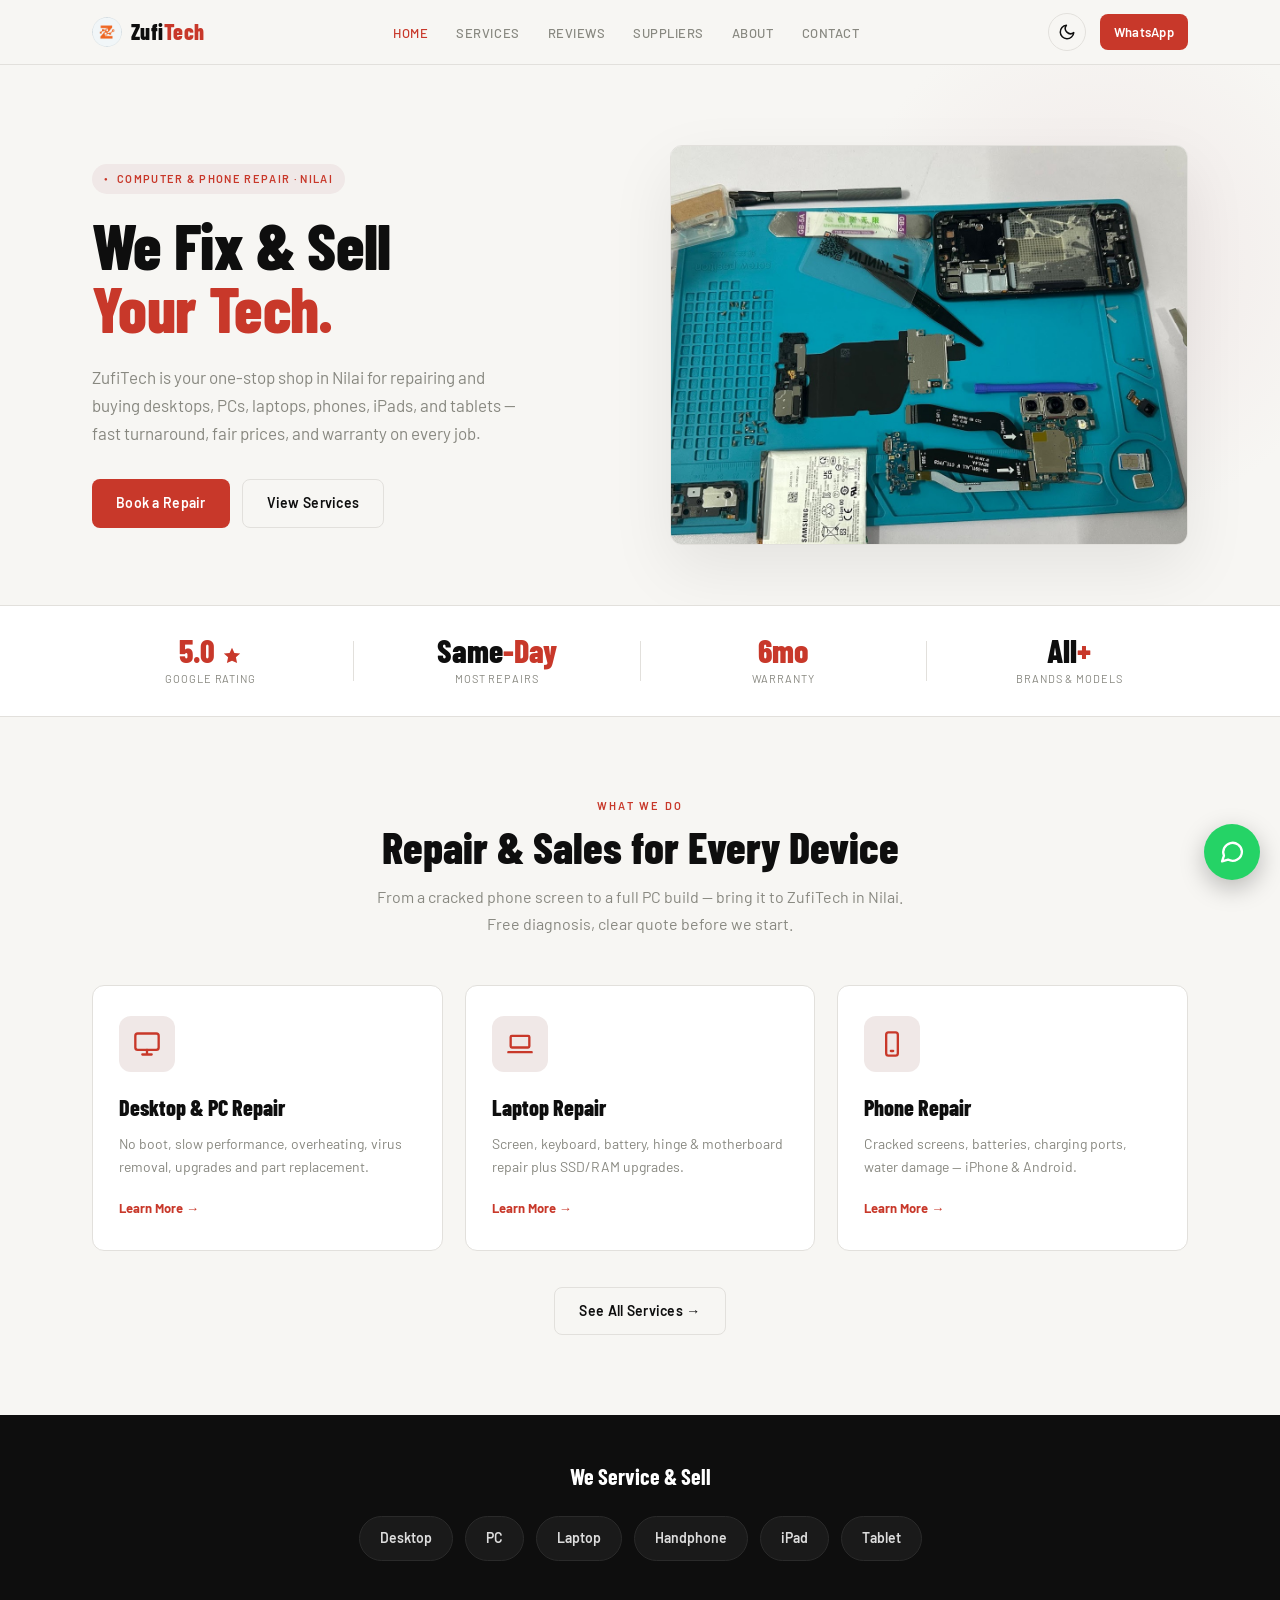
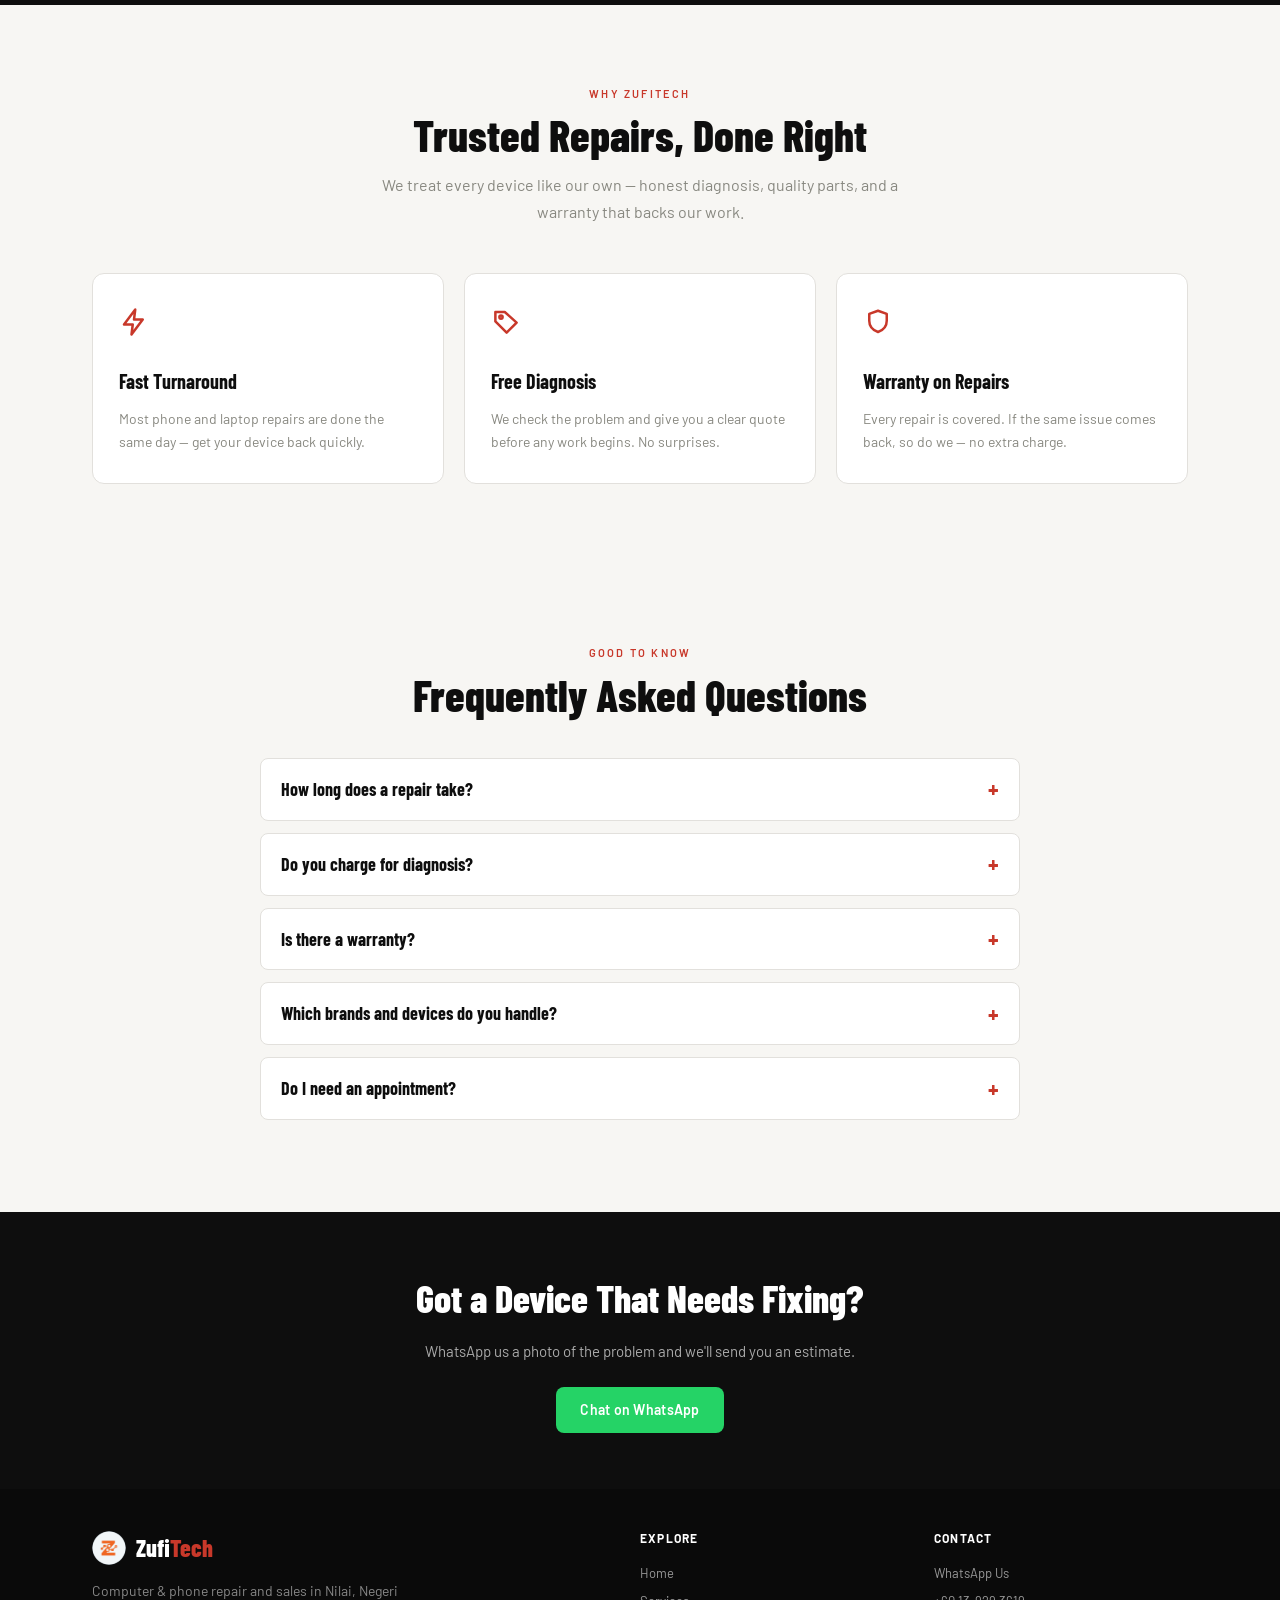
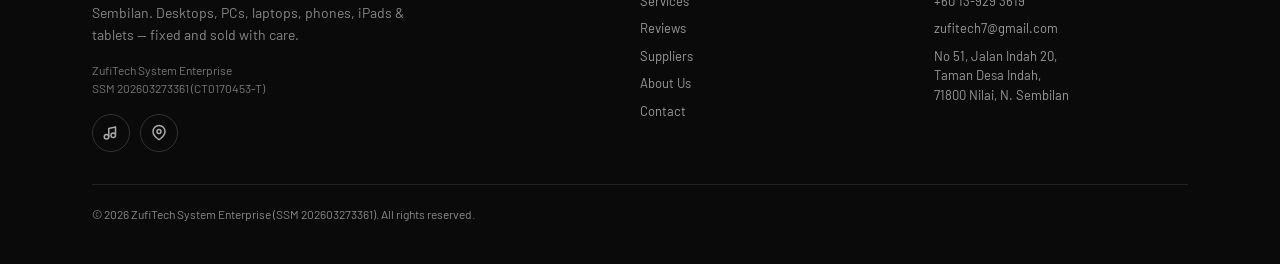
<file: index.html>
<!DOCTYPE html>
<html lang="en">
<head>
  <meta charset="UTF-8" />
  <meta name="viewport" content="width=device-width, initial-scale=1.0" />
  <script>(function(){try{var t=localStorage.getItem('zt-theme');if(!t)t=matchMedia('(prefers-color-scheme:dark)').matches?'dark':'light';document.documentElement.setAttribute('data-theme',t);}catch(e){}})();</script>

  <link rel="icon" href="/favicon.ico" sizes="any" />
  <link rel="icon" type="image/png" sizes="32x32" href="/favicon-32x32.png" />
  <link rel="icon" type="image/png" sizes="16x16" href="/favicon-16x16.png" />
  <link rel="apple-touch-icon" href="/apple-touch-icon.png" />

  <title>ZufiTech Nilai — Computer, Laptop &amp; Phone Repair &amp; Sales</title>
  <meta name="description" content="ZufiTech is a one-stop computer &amp; phone shop in Nilai, Negeri Sembilan. We repair and sell desktops, PCs, laptops, phones, iPads and tablets — fast, reliable and warrantied." />
  <meta name="keywords" content="repair pc nilai, repair laptop nilai, repair phone nilai, baiki komputer nilai, baiki laptop nilai, computer shop nilai, phone repair nilai, ipad repair, tablet repair, zufitech nilai" />
  <link rel="canonical" href="https://zufitech.store/" />

  <meta property="og:type" content="website" />
  <meta property="og:title" content="ZufiTech Nilai — Computer, Laptop &amp; Phone Repair &amp; Sales" />
  <meta property="og:description" content="Repair &amp; buy desktops, PCs, laptops, phones, iPads &amp; tablets in Nilai, Negeri Sembilan." />
  <meta property="og:url" content="https://zufitech.store/" />
  <meta property="og:image" content="https://zufitech.store/og-image.png" />
  <meta name="twitter:card" content="summary_large_image" />

  <link rel="preconnect" href="https://fonts.googleapis.com" />
  <link href="https://fonts.googleapis.com/css2?family=Barlow:wght@300;400;500;600;700&family=Barlow+Condensed:wght@600;700;800&display=swap" rel="stylesheet" />
  <link rel="stylesheet" href="styles.css" />

  <script type="application/ld+json">
  {
    "@context": "https://schema.org",
    "@type": ["LocalBusiness", "ElectronicsStore"],
    "@id": "https://zufitech.store/#business",
    "name": "ZufiTech",
    "url": "https://zufitech.store/",
    "image": "https://zufitech.store/og-image.png",
    "telephone": "+60139293619",
    "priceRange": "RM",
    "description": "One-stop computer & phone shop in Nilai. We repair and sell desktops, PCs, laptops, phones, iPads and tablets.",
    "address": {
      "@type": "PostalAddress",
      "streetAddress": "No 51, Jalan Indah 20, Taman Desa Indah",
      "addressLocality": "Nilai",
      "addressRegion": "Negeri Sembilan",
      "postalCode": "71800",
      "addressCountry": "MY"
    },
    "areaServed": { "@type": "City", "name": "Nilai" },
    "openingHoursSpecification": [
      { "@type": "OpeningHoursSpecification", "dayOfWeek": ["Monday","Tuesday","Wednesday","Thursday"], "opens": "19:00", "closes": "23:30" },
      { "@type": "OpeningHoursSpecification", "dayOfWeek": "Friday", "opens": "20:00", "closes": "00:00" },
      { "@type": "OpeningHoursSpecification", "dayOfWeek": ["Saturday","Sunday"], "opens": "12:00", "closes": "01:00" }
    ]
  }
  </script>
</head>
<body>
  <nav class="site-nav">
    <div class="nav-inner">
      <a href="index.html" class="nav-logo"><img src="assets/logo.png" class="nav-logo-img" alt="" />Zufi<span>Tech</span></a>
      <ul class="nav-links">
        <li><a href="index.html" class="active">Home</a></li>
        <li><a href="services.html">Services</a></li>
        <li><a href="reviews.html">Reviews</a></li>
        <li><a href="suppliers.html">Suppliers</a></li>
        <li><a href="about.html">About</a></li>
        <li><a href="contact.html">Contact</a></li>
      </ul>
      <div class="nav-right">
        <button id="themeToggle" class="theme-toggle" aria-label="Toggle dark mode"><svg viewBox="0 0 24 24" fill="none" stroke="currentColor" stroke-width="2" stroke-linecap="round" stroke-linejoin="round" aria-hidden="true"><path d="M21 12.8A9 9 0 1 1 11.2 3a7 7 0 0 0 9.8 9.8z"/></svg></button>
        <a href="https://wa.me/60139293619" target="_blank" rel="noopener" class="btn btn-primary btn-sm">WhatsApp</a>
        <button id="navToggle" class="nav-toggle" aria-label="Menu">&#9776;</button>
      </div>
    </div>
  </nav>

  <section class="hero">
    <div class="container hero-grid">
      <div class="reveal is-visible">
        <div class="hero-tag">Computer &amp; Phone Repair · Nilai</div>
        <h1>We Fix &amp; Sell<br /><em>Your Tech.</em></h1>
        <p class="hero-sub">ZufiTech is your one-stop shop in Nilai for repairing and buying desktops, PCs, laptops, phones, iPads, and tablets — fast turnaround, fair prices, and warranty on every job.</p>
        <div class="hero-actions">
          <a href="https://wa.me/60139293619" target="_blank" rel="noopener" class="btn btn-primary">Book a Repair</a>
          <a href="services.html" class="btn btn-ghost">View Services</a>
        </div>
      </div>
      <div class="hero-visual reveal d1">
        <img src="assets/photos/g1.jpg" alt="Phone repair in progress at ZufiTech Nilai" />
      </div>
    </div>
  </section>

  <div class="stats-bar">
    <div class="container stats-inner">
      <div class="stat"><div class="stat-num"><span data-count="5" data-suffix=".0">5.0</span> <svg class="stat-star" viewBox="0 0 24 24" fill="currentColor" aria-hidden="true"><path d="M12 2l2.9 6.3 6.9.7-5.1 4.6 1.4 6.8L12 17.8 5.9 20.4l1.4-6.8L2.2 9l6.9-.7z"/></svg></div><div class="stat-label">Google Rating</div></div>
      <div class="stat-divider"></div>
      <div class="stat"><div class="stat-num">Same<span>-Day</span></div><div class="stat-label">Most Repairs</div></div>
      <div class="stat-divider"></div>
      <div class="stat"><div class="stat-num"><span data-count="6" data-suffix="mo">6mo</span></div><div class="stat-label">Warranty</div></div>
      <div class="stat-divider"></div>
      <div class="stat"><div class="stat-num">All<span>+</span></div><div class="stat-label">Brands &amp; Models</div></div>
    </div>
  </div>

  <section class="section">
    <div class="container">
      <div class="section-center reveal">
        <div class="section-label">What We Do</div>
        <h2 class="section-title">Repair &amp; Sales for Every Device</h2>
        <p class="section-sub">From a cracked phone screen to a full PC build — bring it to ZufiTech in Nilai. Free diagnosis, clear quote before we start.</p>
      </div>
      <div class="services-grid">
        <div class="service-card reveal d1">
          <div class="service-icon"><svg viewBox="0 0 24 24" fill="none" stroke="currentColor" stroke-width="2" stroke-linecap="round" stroke-linejoin="round" aria-hidden="true"><rect x="2" y="3" width="20" height="14" rx="2"/><path d="M8 21h8M12 17v4"/></svg></div>
          <div class="service-name">Desktop &amp; PC Repair</div>
          <p class="service-desc">No boot, slow performance, overheating, virus removal, upgrades and part replacement.</p>
          <a href="services.html" class="service-link">Learn More →</a>
        </div>
        <div class="service-card reveal d2">
          <div class="service-icon"><svg viewBox="0 0 24 24" fill="none" stroke="currentColor" stroke-width="2" stroke-linecap="round" stroke-linejoin="round" aria-hidden="true"><rect x="4" y="5" width="16" height="10" rx="1"/><path d="M2 19h20"/></svg></div>
          <div class="service-name">Laptop Repair</div>
          <p class="service-desc">Screen, keyboard, battery, hinge &amp; motherboard repair plus SSD/RAM upgrades.</p>
          <a href="services.html" class="service-link">Learn More →</a>
        </div>
        <div class="service-card reveal d3">
          <div class="service-icon"><svg viewBox="0 0 24 24" fill="none" stroke="currentColor" stroke-width="2" stroke-linecap="round" stroke-linejoin="round" aria-hidden="true"><rect x="7" y="2" width="10" height="20" rx="2"/><path d="M11 18h2"/></svg></div>
          <div class="service-name">Phone Repair</div>
          <p class="service-desc">Cracked screens, batteries, charging ports, water damage — iPhone &amp; Android.</p>
          <a href="services.html" class="service-link">Learn More →</a>
        </div>
      </div>
      <div class="section-center" style="margin-top:36px;">
        <a href="services.html" class="btn btn-ghost">See All Services →</a>
      </div>
    </div>
  </section>

  <div class="devices-strip">
    <div class="container">
      <div class="devices-title">We Service &amp; Sell</div>
      <div class="devices-pills">
        <span class="device-pill">Desktop</span>
        <span class="device-pill">PC</span>
        <span class="device-pill">Laptop</span>
        <span class="device-pill">Handphone</span>
        <span class="device-pill">iPad</span>
        <span class="device-pill">Tablet</span>
      </div>
    </div>
  </div>

  <section class="why-section">
    <div class="container">
      <div class="section-center reveal">
        <div class="section-label">Why ZufiTech</div>
        <h2 class="section-title">Trusted Repairs, Done Right</h2>
        <p class="section-sub">We treat every device like our own — honest diagnosis, quality parts, and a warranty that backs our work.</p>
      </div>
      <div class="features-grid">
        <div class="feature-item reveal d1">
          <div class="feature-icon"><svg viewBox="0 0 24 24" fill="none" stroke="currentColor" stroke-width="2" stroke-linecap="round" stroke-linejoin="round" aria-hidden="true"><path d="M13 2L4 14h7l-1 8 9-12h-7z"/></svg></div>
          <div class="feature-title">Fast Turnaround</div>
          <p class="feature-desc">Most phone and laptop repairs are done the same day — get your device back quickly.</p>
        </div>
        <div class="feature-item reveal d2">
          <div class="feature-icon"><svg viewBox="0 0 24 24" fill="none" stroke="currentColor" stroke-width="2" stroke-linecap="round" stroke-linejoin="round" aria-hidden="true"><path d="M20.5 12.5l-8 8-9-9V4h7.5z"/><circle cx="8" cy="8" r="1.3"/></svg></div>
          <div class="feature-title">Free Diagnosis</div>
          <p class="feature-desc">We check the problem and give you a clear quote before any work begins. No surprises.</p>
        </div>
        <div class="feature-item reveal d3">
          <div class="feature-icon"><svg viewBox="0 0 24 24" fill="none" stroke="currentColor" stroke-width="2" stroke-linecap="round" stroke-linejoin="round" aria-hidden="true"><path d="M12 3l7 2.5V11c0 4.5-3 7.6-7 9-4-1.4-7-4.5-7-9V5.5z"/></svg></div>
          <div class="feature-title">Warranty on Repairs</div>
          <p class="feature-desc">Every repair is covered. If the same issue comes back, so do we — no extra charge.</p>
        </div>
      </div>
    </div>
  </section>

  <section class="section">
    <div class="container">
      <div class="section-center reveal">
        <div class="section-label">Good to Know</div>
        <h2 class="section-title">Frequently Asked Questions</h2>
      </div>
      <div class="faq" style="margin-top:40px;">
        <details class="reveal">
          <summary>How long does a repair take?</summary>
          <p>Most phone screen and battery jobs, plus common laptop fixes, are done the same day. Bigger jobs like motherboard repair or ordered parts may take 1–3 days — we'll always tell you the timing up front.</p>
        </details>
        <details class="reveal">
          <summary>Do you charge for diagnosis?</summary>
          <p>No. We check the problem for free and give you a clear quote before we start. You only pay if you approve the repair.</p>
        </details>
        <details class="reveal">
          <summary>Is there a warranty?</summary>
          <p>Yes — every repair comes with a warranty. If the same issue comes back within the warranty period, we fix it again at no extra charge.</p>
        </details>
        <details class="reveal">
          <summary>Which brands and devices do you handle?</summary>
          <p>All major brands and models — desktops, custom PCs, laptops, Android phones, iPhones, iPads and tablets. If you're not sure, just WhatsApp us a photo.</p>
        </details>
        <details class="reveal">
          <summary>Do I need an appointment?</summary>
          <p>Walk-ins are welcome during opening hours — Mon–Thu 7:00pm–11:30pm, Fri 8:00pm–12:00am, Sat–Sun 12:00pm–1:00am. For a faster turnaround, WhatsApp us first so we can prepare.</p>
        </details>
      </div>
    </div>
  </section>

  <div class="cta-band">
    <div class="container">
      <h2>Got a Device That Needs Fixing?</h2>
      <p>WhatsApp us a photo of the problem and we'll send you an estimate.</p>
      <a href="https://wa.me/60139293619" target="_blank" rel="noopener" class="btn btn-primary" style="background:#25D366;">Chat on WhatsApp</a>
    </div>
  </div>

  <footer>
    <div class="container">
      <div class="footer-grid">
        <div>
          <div class="footer-logo"><img src="assets/logo.png" class="footer-logo-img" alt="" />Zufi<span>Tech</span></div>
          <p class="footer-tagline">Computer &amp; phone repair and sales in Nilai, Negeri Sembilan. Desktops, PCs, laptops, phones, iPads &amp; tablets — fixed and sold with care.</p>
          <p class="footer-legal">ZufiTech System Enterprise<br />SSM 202603273361 (CT0170453-T)</p>
          <div class="footer-social">
            <a href="https://www.tiktok.com/@zufitech" target="_blank" rel="noopener" aria-label="ZufiTech on TikTok"><svg viewBox="0 0 24 24" fill="none" stroke="currentColor" stroke-width="2" stroke-linecap="round" stroke-linejoin="round" aria-hidden="true"><path d="M9 17V6l9-2v9"/><circle cx="6" cy="17" r="3"/><circle cx="15" cy="15" r="3"/></svg></a>
            <a href="https://maps.app.goo.gl/PG9FfYiGetwgMJkE7" target="_blank" rel="noopener" aria-label="ZufiTech on Google Maps"><svg viewBox="0 0 24 24" fill="none" stroke="currentColor" stroke-width="2" stroke-linecap="round" stroke-linejoin="round" aria-hidden="true"><path d="M20 10c0 5.5-8 11-8 11s-8-5.5-8-11a8 8 0 0 1 16 0z"/><circle cx="12" cy="10" r="2.7"/></svg></a>
          </div>
        </div>
        <div class="footer-col">
          <h4>Explore</h4>
          <ul>
            <li><a href="index.html">Home</a></li>
            <li><a href="services.html">Services</a></li>
            <li><a href="reviews.html">Reviews</a></li>
            <li><a href="suppliers.html">Suppliers</a></li>
            <li><a href="about.html">About Us</a></li>
            <li><a href="contact.html">Contact</a></li>
          </ul>
        </div>
        <div class="footer-col">
          <h4>Contact</h4>
          <ul>
            <li><a href="https://wa.me/60139293619" target="_blank" rel="noopener">WhatsApp Us</a></li>
            <li><a href="tel:+60139293619">+60 13-929 3619</a></li>
            <li><a href="mailto:zufitech7@gmail.com">zufitech7@gmail.com</a></li>
            <li>No 51, Jalan Indah 20,<br />Taman Desa Indah,<br />71800 Nilai, N. Sembilan</li>
          </ul>
        </div>
      </div>
      <div class="footer-bottom">
        <p>© 2026 ZufiTech System Enterprise (SSM 202603273361). All rights reserved.</p>
      </div>
    </div>
  </footer>

  <a href="https://wa.me/60139293619" target="_blank" rel="noopener" class="wa-float" aria-label="Chat on WhatsApp"><svg viewBox="0 0 24 24" fill="none" stroke="currentColor" stroke-width="2" stroke-linecap="round" stroke-linejoin="round" aria-hidden="true"><path d="M20.5 11.5a8 8 0 0 1-11.9 7L3.5 20l1.6-4.9a8 8 0 1 1 15.4-3.6z"/></svg></a>
  <script src="app.js"></script>
</body>
</html>
</file>
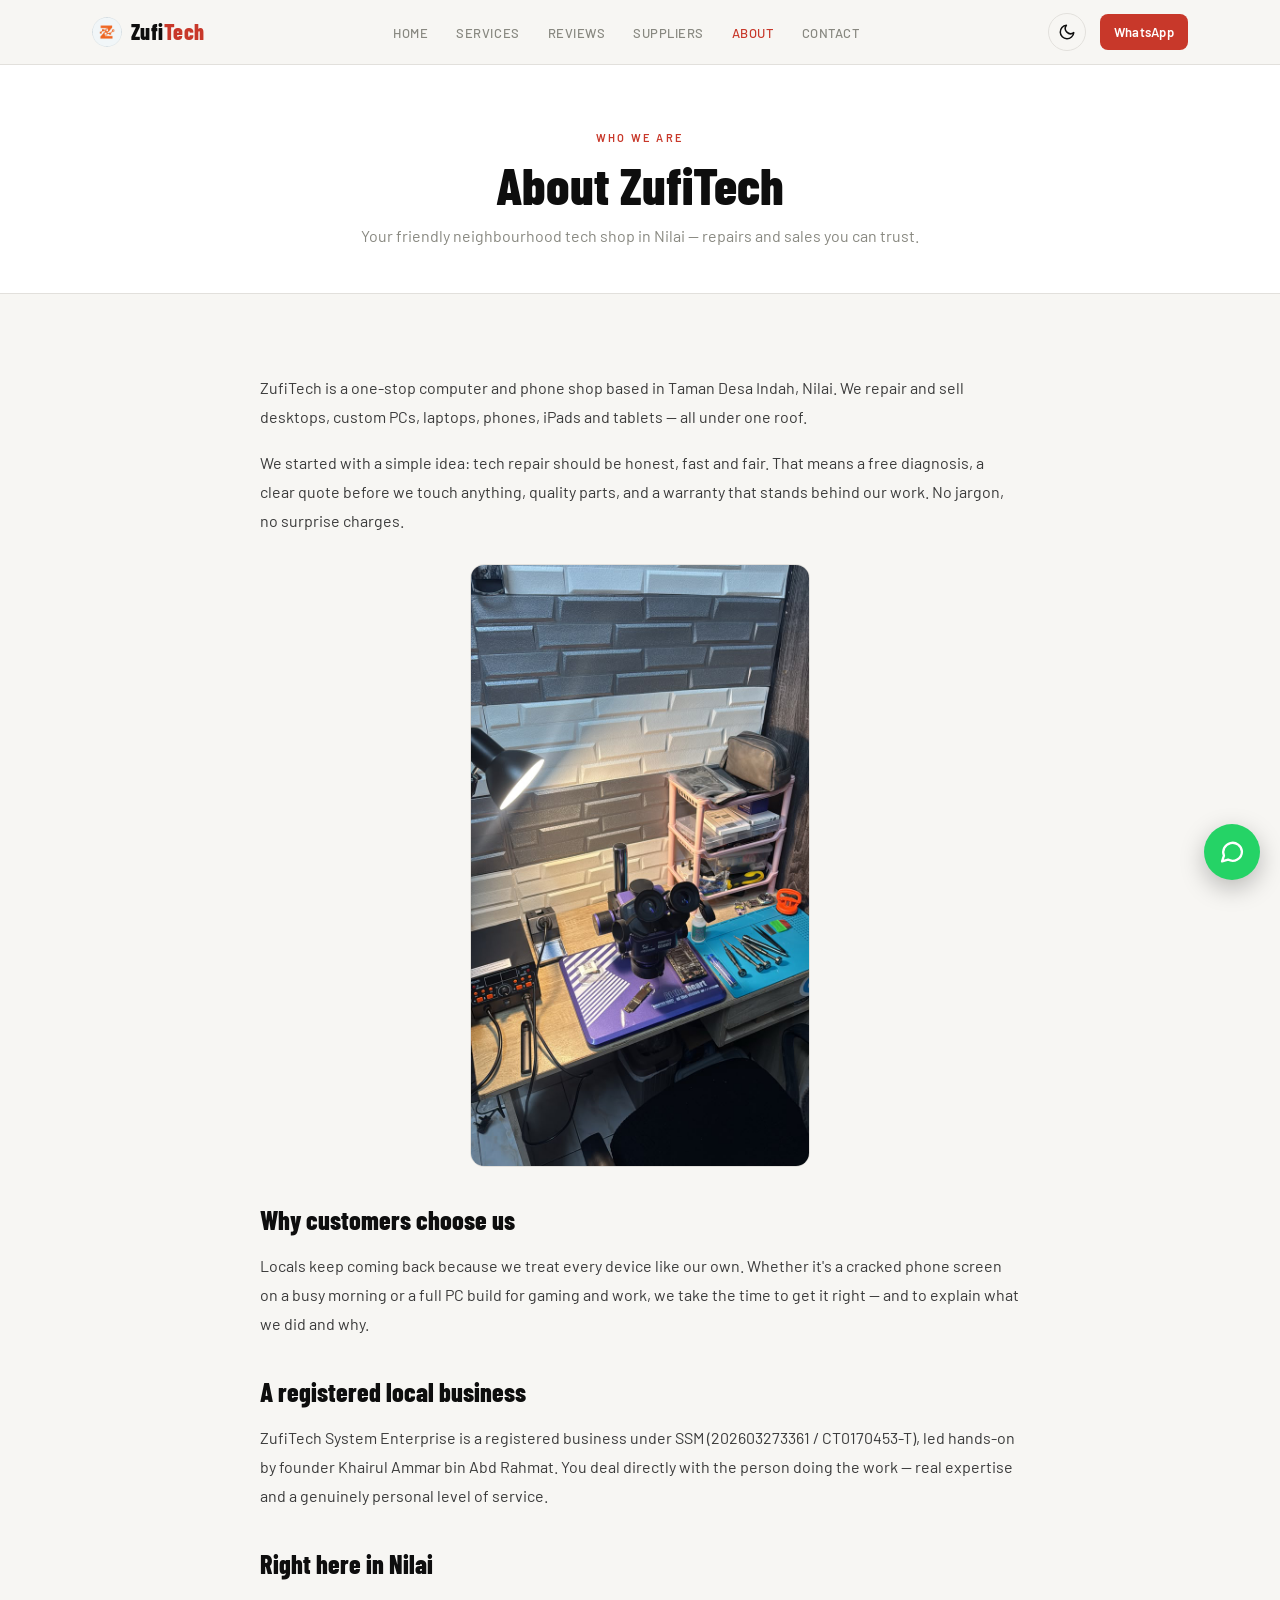
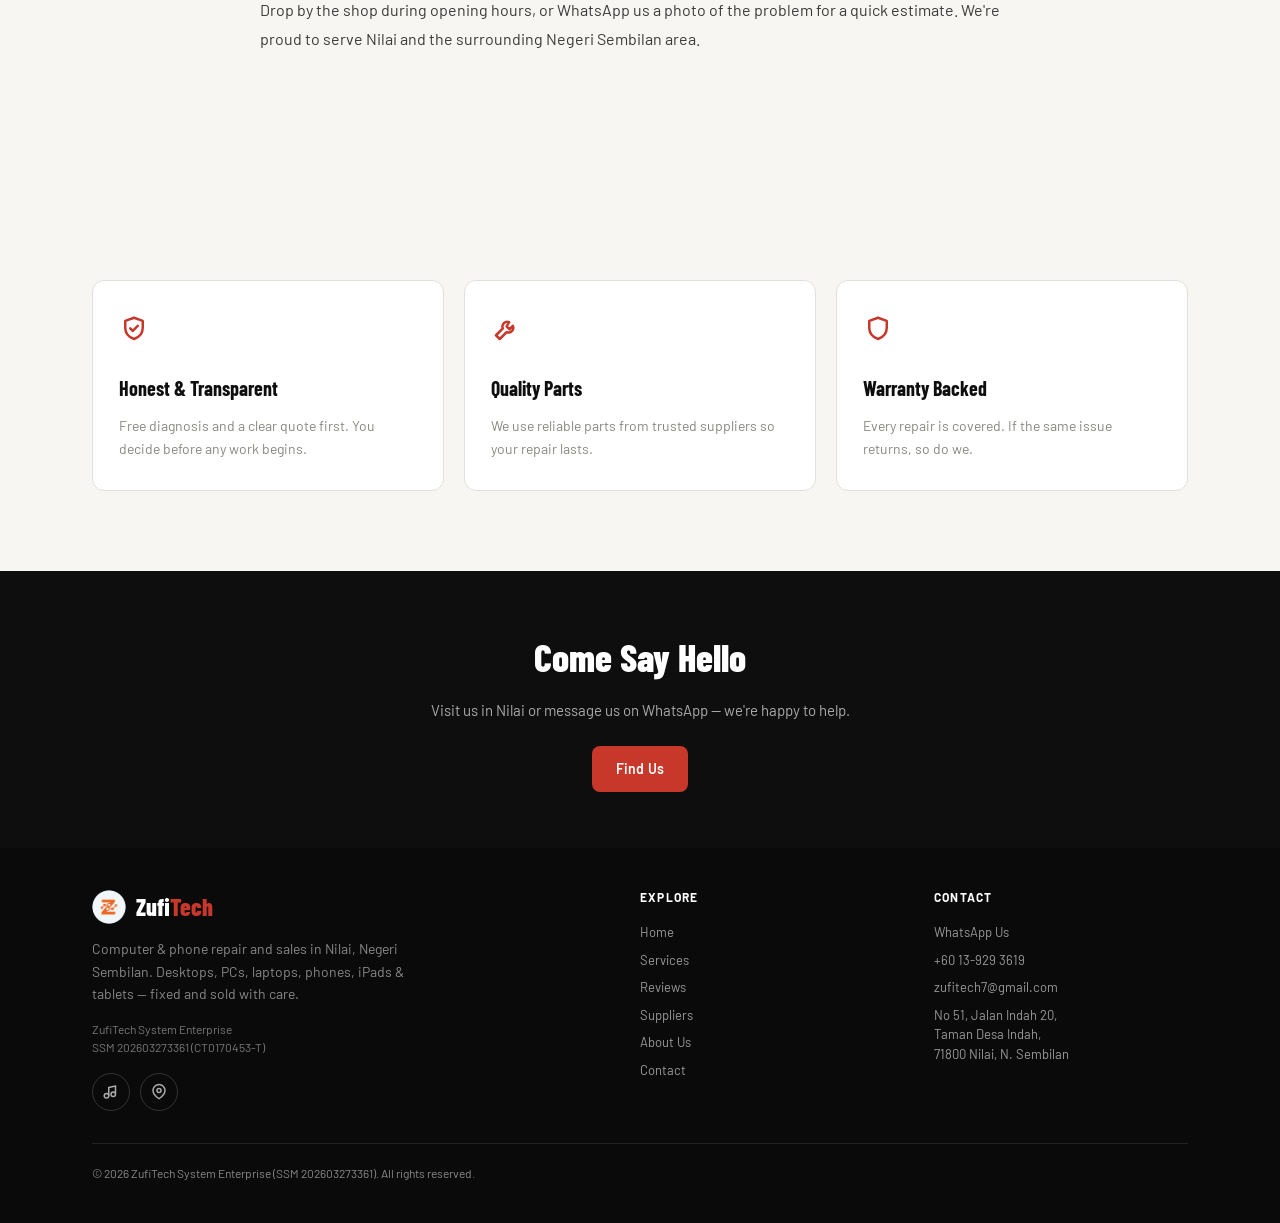
<file: about.html>
<!DOCTYPE html>
<html lang="en">
<head>
  <meta charset="UTF-8" />
  <meta name="viewport" content="width=device-width, initial-scale=1.0" />
  <script>(function(){try{var t=localStorage.getItem('zt-theme');if(!t)t=matchMedia('(prefers-color-scheme:dark)').matches?'dark':'light';document.documentElement.setAttribute('data-theme',t);}catch(e){}})();</script>

  <link rel="icon" href="/favicon.ico" sizes="any" />
  <link rel="icon" type="image/png" sizes="32x32" href="/favicon-32x32.png" />
  <link rel="icon" type="image/png" sizes="16x16" href="/favicon-16x16.png" />
  <link rel="apple-touch-icon" href="/apple-touch-icon.png" />

  <title>About — ZufiTech Nilai Computer &amp; Phone Shop</title>
  <meta name="description" content="ZufiTech is a trusted one-stop computer and phone shop in Nilai, Negeri Sembilan — honest diagnosis, quality parts and a warranty on every repair." />
  <link rel="canonical" href="https://zufitech.store/about.html" />

  <meta property="og:type" content="website" />
  <meta property="og:title" content="About — ZufiTech Nilai" />
  <meta property="og:description" content="A trusted one-stop computer &amp; phone shop in Nilai. Honest diagnosis, quality parts, warranty on every repair." />
  <meta property="og:url" content="https://zufitech.store/about.html" />
  <meta property="og:image" content="https://zufitech.store/og-image.png" />
  <meta name="twitter:card" content="summary_large_image" />

  <link rel="preconnect" href="https://fonts.googleapis.com" />
  <link href="https://fonts.googleapis.com/css2?family=Barlow:wght@300;400;500;600;700&family=Barlow+Condensed:wght@600;700;800&display=swap" rel="stylesheet" />
  <link rel="stylesheet" href="styles.css" />
</head>
<body>
  <nav class="site-nav">
    <div class="nav-inner">
      <a href="index.html" class="nav-logo"><img src="assets/logo.png" class="nav-logo-img" alt="" />Zufi<span>Tech</span></a>
      <ul class="nav-links">
        <li><a href="index.html">Home</a></li>
        <li><a href="services.html">Services</a></li>
        <li><a href="reviews.html">Reviews</a></li>
        <li><a href="suppliers.html">Suppliers</a></li>
        <li><a href="about.html" class="active">About</a></li>
        <li><a href="contact.html">Contact</a></li>
      </ul>
      <div class="nav-right">
        <button id="themeToggle" class="theme-toggle" aria-label="Toggle dark mode"><svg viewBox="0 0 24 24" fill="none" stroke="currentColor" stroke-width="2" stroke-linecap="round" stroke-linejoin="round" aria-hidden="true"><path d="M21 12.8A9 9 0 1 1 11.2 3a7 7 0 0 0 9.8 9.8z"/></svg></button>
        <a href="https://wa.me/60139293619" target="_blank" rel="noopener" class="btn btn-primary btn-sm">WhatsApp</a>
        <button id="navToggle" class="nav-toggle" aria-label="Menu">&#9776;</button>
      </div>
    </div>
  </nav>

  <header class="page-head">
    <div class="container">
      <div class="section-label">Who We Are</div>
      <h1>About ZufiTech</h1>
      <p>Your friendly neighbourhood tech shop in Nilai — repairs and sales you can trust.</p>
    </div>
  </header>

  <section class="section">
    <div class="container">
      <div class="prose reveal">
        <p>ZufiTech is a one-stop computer and phone shop based in Taman Desa Indah, Nilai. We repair and sell desktops, custom PCs, laptops, phones, iPads and tablets — all under one roof.</p>
        <p>We started with a simple idea: tech repair should be honest, fast and fair. That means a free diagnosis, a clear quote before we touch anything, quality parts, and a warranty that stands behind our work. No jargon, no surprise charges.</p>
        <img src="assets/photos/g2.jpg" alt="ZufiTech repair workbench with microscope in Nilai" class="about-photo" />
        <h3>Why customers choose us</h3>
        <p>Locals keep coming back because we treat every device like our own. Whether it's a cracked phone screen on a busy morning or a full PC build for gaming and work, we take the time to get it right — and to explain what we did and why.</p>
        <h3>A registered local business</h3>
        <p>ZufiTech System Enterprise is a registered business under SSM (202603273361 / CT0170453-T), led hands-on by founder Khairul Ammar bin Abd Rahmat. You deal directly with the person doing the work — real expertise and a genuinely personal level of service.</p>
        <h3>Right here in Nilai</h3>
        <p>Drop by the shop during opening hours, or WhatsApp us a photo of the problem for a quick estimate. We're proud to serve Nilai and the surrounding Negeri Sembilan area.</p>
      </div>
    </div>
  </section>

  <section class="why-section">
    <div class="container">
      <div class="features-grid">
        <div class="feature-item reveal d1">
          <div class="feature-icon"><svg viewBox="0 0 24 24" fill="none" stroke="currentColor" stroke-width="2" stroke-linecap="round" stroke-linejoin="round" aria-hidden="true"><path d="M12 3l7 2.5V11c0 4.5-3 7.6-7 9-4-1.4-7-4.5-7-9V5.5z"/><path d="M9 11.5l2 2 4-4"/></svg></div>
          <div class="feature-title">Honest &amp; Transparent</div>
          <p class="feature-desc">Free diagnosis and a clear quote first. You decide before any work begins.</p>
        </div>
        <div class="feature-item reveal d2">
          <div class="feature-icon"><svg viewBox="0 0 24 24" fill="none" stroke="currentColor" stroke-width="2" stroke-linecap="round" stroke-linejoin="round" aria-hidden="true"><path d="M14.5 6.5a3.8 3.8 0 0 0-5 5L4 17l3 3 5.5-5.5a3.8 3.8 0 0 0 5-5l-2.7 2.7-2.3-2.3z"/></svg></div>
          <div class="feature-title">Quality Parts</div>
          <p class="feature-desc">We use reliable parts from trusted suppliers so your repair lasts.</p>
        </div>
        <div class="feature-item reveal d3">
          <div class="feature-icon"><svg viewBox="0 0 24 24" fill="none" stroke="currentColor" stroke-width="2" stroke-linecap="round" stroke-linejoin="round" aria-hidden="true"><path d="M12 3l7 2.5V11c0 4.5-3 7.6-7 9-4-1.4-7-4.5-7-9V5.5z"/></svg></div>
          <div class="feature-title">Warranty Backed</div>
          <p class="feature-desc">Every repair is covered. If the same issue returns, so do we.</p>
        </div>
      </div>
    </div>
  </section>

  <div class="cta-band">
    <div class="container">
      <h2>Come Say Hello</h2>
      <p>Visit us in Nilai or message us on WhatsApp — we're happy to help.</p>
      <a href="contact.html" class="btn btn-primary">Find Us</a>
    </div>
  </div>

  <footer>
    <div class="container">
      <div class="footer-grid">
        <div>
          <div class="footer-logo"><img src="assets/logo.png" class="footer-logo-img" alt="" />Zufi<span>Tech</span></div>
          <p class="footer-tagline">Computer &amp; phone repair and sales in Nilai, Negeri Sembilan. Desktops, PCs, laptops, phones, iPads &amp; tablets — fixed and sold with care.</p>
          <p class="footer-legal">ZufiTech System Enterprise<br />SSM 202603273361 (CT0170453-T)</p>
          <div class="footer-social">
            <a href="https://www.tiktok.com/@zufitech" target="_blank" rel="noopener" aria-label="ZufiTech on TikTok"><svg viewBox="0 0 24 24" fill="none" stroke="currentColor" stroke-width="2" stroke-linecap="round" stroke-linejoin="round" aria-hidden="true"><path d="M9 17V6l9-2v9"/><circle cx="6" cy="17" r="3"/><circle cx="15" cy="15" r="3"/></svg></a>
            <a href="https://maps.app.goo.gl/PG9FfYiGetwgMJkE7" target="_blank" rel="noopener" aria-label="ZufiTech on Google Maps"><svg viewBox="0 0 24 24" fill="none" stroke="currentColor" stroke-width="2" stroke-linecap="round" stroke-linejoin="round" aria-hidden="true"><path d="M20 10c0 5.5-8 11-8 11s-8-5.5-8-11a8 8 0 0 1 16 0z"/><circle cx="12" cy="10" r="2.7"/></svg></a>
          </div>
        </div>
        <div class="footer-col">
          <h4>Explore</h4>
          <ul>
            <li><a href="index.html">Home</a></li>
            <li><a href="services.html">Services</a></li>
            <li><a href="reviews.html">Reviews</a></li>
            <li><a href="suppliers.html">Suppliers</a></li>
            <li><a href="about.html">About Us</a></li>
            <li><a href="contact.html">Contact</a></li>
          </ul>
        </div>
        <div class="footer-col">
          <h4>Contact</h4>
          <ul>
            <li><a href="https://wa.me/60139293619" target="_blank" rel="noopener">WhatsApp Us</a></li>
            <li><a href="tel:+60139293619">+60 13-929 3619</a></li>
            <li><a href="mailto:zufitech7@gmail.com">zufitech7@gmail.com</a></li>
            <li>No 51, Jalan Indah 20,<br />Taman Desa Indah,<br />71800 Nilai, N. Sembilan</li>
          </ul>
        </div>
      </div>
      <div class="footer-bottom">
        <p>© 2026 ZufiTech System Enterprise (SSM 202603273361). All rights reserved.</p>
      </div>
    </div>
  </footer>

  <a href="https://wa.me/60139293619" target="_blank" rel="noopener" class="wa-float" aria-label="Chat on WhatsApp"><svg viewBox="0 0 24 24" fill="none" stroke="currentColor" stroke-width="2" stroke-linecap="round" stroke-linejoin="round" aria-hidden="true"><path d="M20.5 11.5a8 8 0 0 1-11.9 7L3.5 20l1.6-4.9a8 8 0 1 1 15.4-3.6z"/></svg></a>
  <script src="app.js"></script>
</body>
</html>
</file>
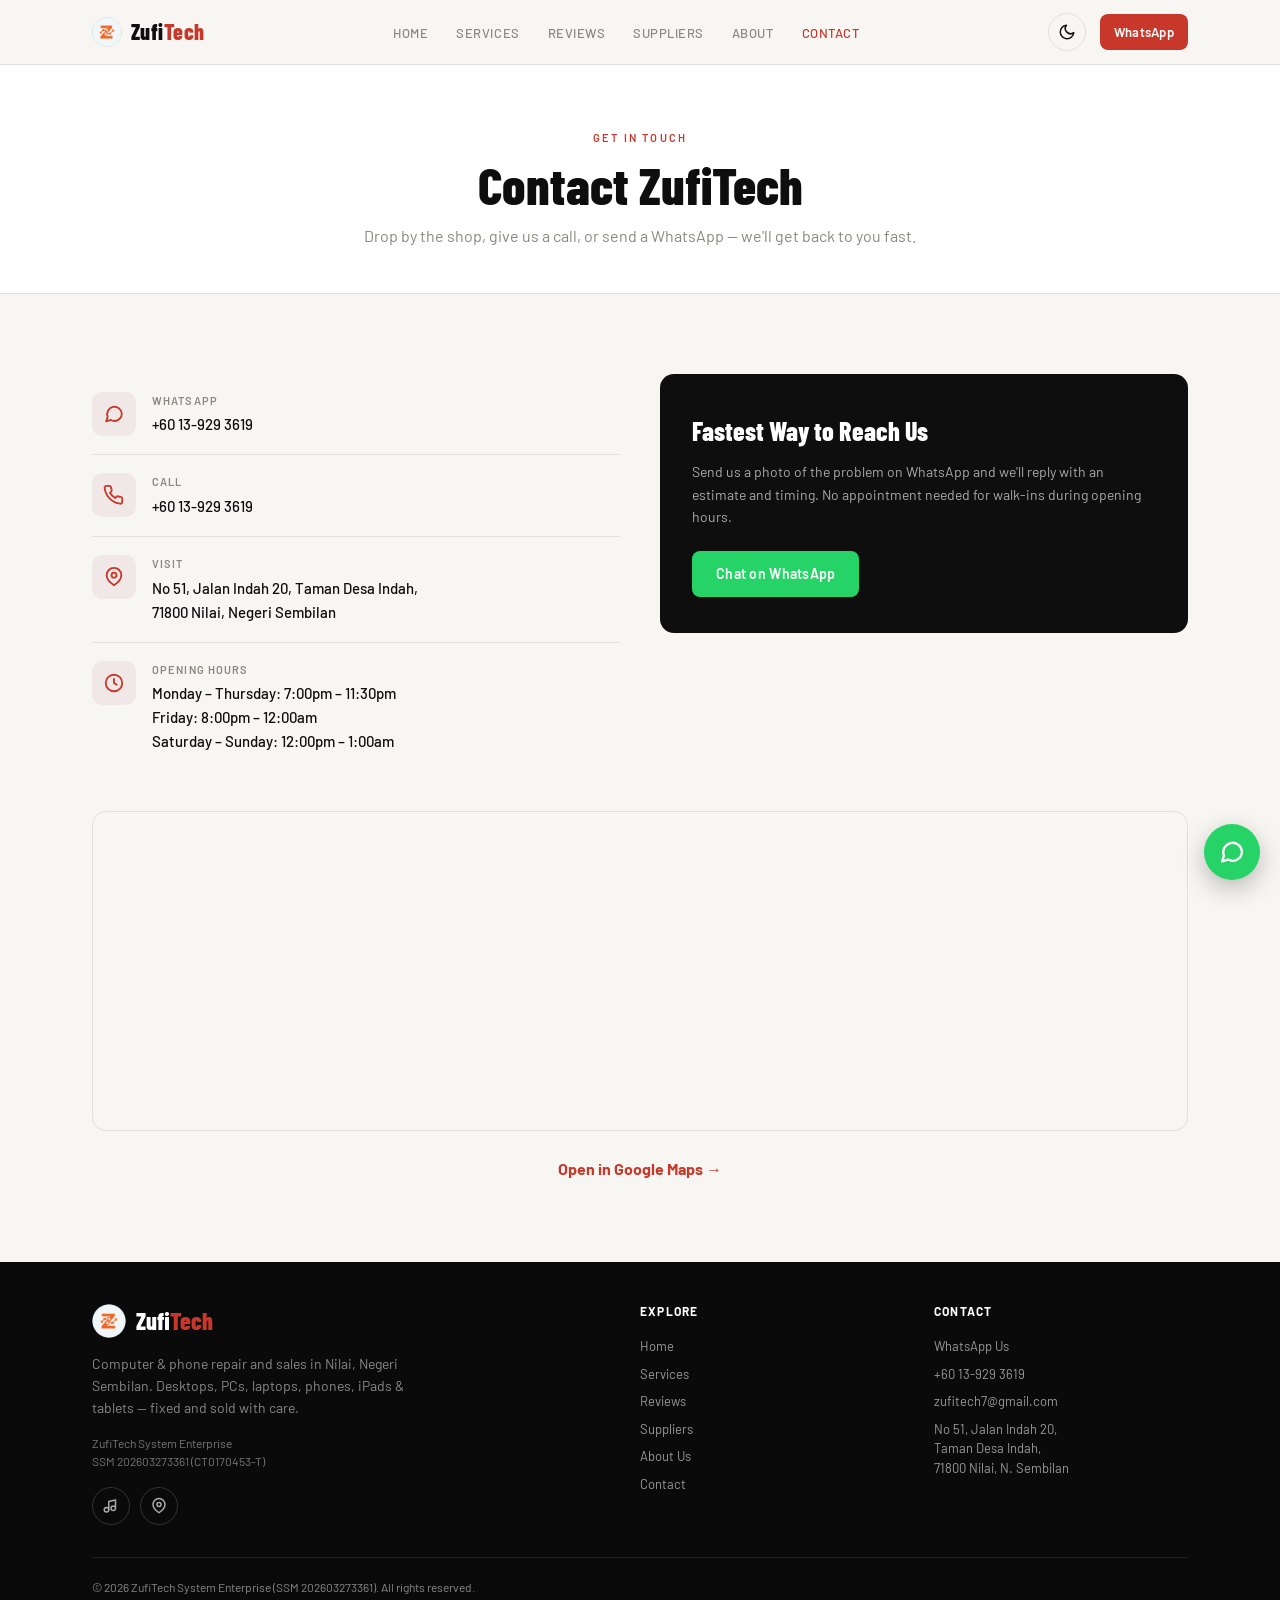
<file: contact.html>
<!DOCTYPE html>
<html lang="en">
<head>
  <meta charset="UTF-8" />
  <meta name="viewport" content="width=device-width, initial-scale=1.0" />
  <script>(function(){try{var t=localStorage.getItem('zt-theme');if(!t)t=matchMedia('(prefers-color-scheme:dark)').matches?'dark':'light';document.documentElement.setAttribute('data-theme',t);}catch(e){}})();</script>

  <link rel="icon" href="/favicon.ico" sizes="any" />
  <link rel="icon" type="image/png" sizes="32x32" href="/favicon-32x32.png" />
  <link rel="icon" type="image/png" sizes="16x16" href="/favicon-16x16.png" />
  <link rel="apple-touch-icon" href="/apple-touch-icon.png" />

  <title>Contact — ZufiTech Nilai Computer &amp; Phone Shop</title>
  <meta name="description" content="Contact ZufiTech in Nilai: WhatsApp +60 13-929 3619, visit No 51 Jalan Indah 20 Taman Desa Indah, 71800 Nilai. Open Mon–Thu 7pm–11:30pm, Fri 8pm–12am, Sat–Sun 12pm–1am." />
  <link rel="canonical" href="https://zufitech.store/contact.html" />

  <meta property="og:type" content="website" />
  <meta property="og:title" content="Contact — ZufiTech Nilai" />
  <meta property="og:description" content="WhatsApp, call or visit ZufiTech in Nilai. Open Mon–Thu 7pm–11:30pm, Fri 8pm–12am, Sat–Sun 12pm–1am." />
  <meta property="og:url" content="https://zufitech.store/contact.html" />
  <meta property="og:image" content="https://zufitech.store/og-image.png" />
  <meta name="twitter:card" content="summary_large_image" />

  <link rel="preconnect" href="https://fonts.googleapis.com" />
  <link href="https://fonts.googleapis.com/css2?family=Barlow:wght@300;400;500;600;700&family=Barlow+Condensed:wght@600;700;800&display=swap" rel="stylesheet" />
  <link rel="stylesheet" href="styles.css" />
</head>
<body>
  <nav class="site-nav">
    <div class="nav-inner">
      <a href="index.html" class="nav-logo"><img src="assets/logo.png" class="nav-logo-img" alt="" />Zufi<span>Tech</span></a>
      <ul class="nav-links">
        <li><a href="index.html">Home</a></li>
        <li><a href="services.html">Services</a></li>
        <li><a href="reviews.html">Reviews</a></li>
        <li><a href="suppliers.html">Suppliers</a></li>
        <li><a href="about.html">About</a></li>
        <li><a href="contact.html" class="active">Contact</a></li>
      </ul>
      <div class="nav-right">
        <button id="themeToggle" class="theme-toggle" aria-label="Toggle dark mode"><svg viewBox="0 0 24 24" fill="none" stroke="currentColor" stroke-width="2" stroke-linecap="round" stroke-linejoin="round" aria-hidden="true"><path d="M21 12.8A9 9 0 1 1 11.2 3a7 7 0 0 0 9.8 9.8z"/></svg></button>
        <a href="https://wa.me/60139293619" target="_blank" rel="noopener" class="btn btn-primary btn-sm">WhatsApp</a>
        <button id="navToggle" class="nav-toggle" aria-label="Menu">&#9776;</button>
      </div>
    </div>
  </nav>

  <header class="page-head">
    <div class="container">
      <div class="section-label">Get in Touch</div>
      <h1>Contact ZufiTech</h1>
      <p>Drop by the shop, give us a call, or send a WhatsApp — we'll get back to you fast.</p>
    </div>
  </header>

  <section class="contact-section">
    <div class="container">
      <div class="contact-grid">
        <ul class="contact-list reveal">
          <li>
            <div class="contact-ico"><svg viewBox="0 0 24 24" fill="none" stroke="currentColor" stroke-width="2" stroke-linecap="round" stroke-linejoin="round" aria-hidden="true"><path d="M20.5 11.5a8 8 0 0 1-11.9 7L3.5 20l1.6-4.9a8 8 0 1 1 15.4-3.6z"/></svg></div>
            <div>
              <div class="contact-lbl">WhatsApp</div>
              <div class="contact-val"><a href="https://wa.me/60139293619" target="_blank" rel="noopener">+60 13-929 3619</a></div>
            </div>
          </li>
          <li>
            <div class="contact-ico"><svg viewBox="0 0 24 24" fill="none" stroke="currentColor" stroke-width="2" stroke-linecap="round" stroke-linejoin="round" aria-hidden="true"><path d="M21 16.5v3a2 2 0 0 1-2.2 2 19 19 0 0 1-8.3-3 18.7 18.7 0 0 1-5.7-5.7 19 19 0 0 1-3-8.4A2 2 0 0 1 3.8 2H6.8a2 2 0 0 1 2 1.7c.1.9.3 1.7.6 2.5a2 2 0 0 1-.5 2.1L7.6 9.6a15 15 0 0 0 5.7 5.7l1.3-1.3a2 2 0 0 1 2.1-.5c.8.3 1.6.5 2.5.6a2 2 0 0 1 1.8 2z"/></svg></div>
            <div>
              <div class="contact-lbl">Call</div>
              <div class="contact-val"><a href="tel:+60139293619">+60 13-929 3619</a></div>
            </div>
          </li>
          <li>
            <div class="contact-ico"><svg viewBox="0 0 24 24" fill="none" stroke="currentColor" stroke-width="2" stroke-linecap="round" stroke-linejoin="round" aria-hidden="true"><path d="M20 10c0 5.5-8 11-8 11s-8-5.5-8-11a8 8 0 0 1 16 0z"/><circle cx="12" cy="10" r="2.7"/></svg></div>
            <div>
              <div class="contact-lbl">Visit</div>
              <div class="contact-val">No 51, Jalan Indah 20, Taman Desa Indah,<br />71800 Nilai, Negeri Sembilan</div>
            </div>
          </li>
          <li>
            <div class="contact-ico"><svg viewBox="0 0 24 24" fill="none" stroke="currentColor" stroke-width="2" stroke-linecap="round" stroke-linejoin="round" aria-hidden="true"><circle cx="12" cy="12" r="9"/><path d="M12 7.5V12l3 2"/></svg></div>
            <div>
              <div class="contact-lbl">Opening Hours</div>
              <div class="contact-val">Monday – Thursday: 7:00pm – 11:30pm<br />Friday: 8:00pm – 12:00am<br />Saturday – Sunday: 12:00pm – 1:00am</div>
            </div>
          </li>
        </ul>

        <div class="contact-cta reveal d1">
          <h3>Fastest Way to Reach Us</h3>
          <p>Send us a photo of the problem on WhatsApp and we'll reply with an estimate and timing. No appointment needed for walk-ins during opening hours.</p>
          <a href="https://wa.me/60139293619" target="_blank" rel="noopener" class="btn btn-primary" style="background:#25D366;">Chat on WhatsApp</a>
        </div>
      </div>

      <iframe
        class="map-embed reveal"
        src="https://www.google.com/maps?q=ZUFITECH+NILAI&z=16&output=embed"
        loading="lazy"
        referrerpolicy="no-referrer-when-downgrade"
        title="ZufiTech location in Nilai"></iframe>
      <p class="section-sub" style="text-align:center;margin:18px auto 0;"><a href="https://maps.app.goo.gl/PG9FfYiGetwgMJkE7" target="_blank" rel="noopener" style="color:var(--accent);font-weight:700;">Open in Google Maps →</a></p>
    </div>
  </section>

  <footer>
    <div class="container">
      <div class="footer-grid">
        <div>
          <div class="footer-logo"><img src="assets/logo.png" class="footer-logo-img" alt="" />Zufi<span>Tech</span></div>
          <p class="footer-tagline">Computer &amp; phone repair and sales in Nilai, Negeri Sembilan. Desktops, PCs, laptops, phones, iPads &amp; tablets — fixed and sold with care.</p>
          <p class="footer-legal">ZufiTech System Enterprise<br />SSM 202603273361 (CT0170453-T)</p>
          <div class="footer-social">
            <a href="https://www.tiktok.com/@zufitech" target="_blank" rel="noopener" aria-label="ZufiTech on TikTok"><svg viewBox="0 0 24 24" fill="none" stroke="currentColor" stroke-width="2" stroke-linecap="round" stroke-linejoin="round" aria-hidden="true"><path d="M9 17V6l9-2v9"/><circle cx="6" cy="17" r="3"/><circle cx="15" cy="15" r="3"/></svg></a>
            <a href="https://maps.app.goo.gl/PG9FfYiGetwgMJkE7" target="_blank" rel="noopener" aria-label="ZufiTech on Google Maps"><svg viewBox="0 0 24 24" fill="none" stroke="currentColor" stroke-width="2" stroke-linecap="round" stroke-linejoin="round" aria-hidden="true"><path d="M20 10c0 5.5-8 11-8 11s-8-5.5-8-11a8 8 0 0 1 16 0z"/><circle cx="12" cy="10" r="2.7"/></svg></a>
          </div>
        </div>
        <div class="footer-col">
          <h4>Explore</h4>
          <ul>
            <li><a href="index.html">Home</a></li>
            <li><a href="services.html">Services</a></li>
            <li><a href="reviews.html">Reviews</a></li>
            <li><a href="suppliers.html">Suppliers</a></li>
            <li><a href="about.html">About Us</a></li>
            <li><a href="contact.html">Contact</a></li>
          </ul>
        </div>
        <div class="footer-col">
          <h4>Contact</h4>
          <ul>
            <li><a href="https://wa.me/60139293619" target="_blank" rel="noopener">WhatsApp Us</a></li>
            <li><a href="tel:+60139293619">+60 13-929 3619</a></li>
            <li><a href="mailto:zufitech7@gmail.com">zufitech7@gmail.com</a></li>
            <li>No 51, Jalan Indah 20,<br />Taman Desa Indah,<br />71800 Nilai, N. Sembilan</li>
          </ul>
        </div>
      </div>
      <div class="footer-bottom">
        <p>© 2026 ZufiTech System Enterprise (SSM 202603273361). All rights reserved.</p>
      </div>
    </div>
  </footer>

  <a href="https://wa.me/60139293619" target="_blank" rel="noopener" class="wa-float" aria-label="Chat on WhatsApp"><svg viewBox="0 0 24 24" fill="none" stroke="currentColor" stroke-width="2" stroke-linecap="round" stroke-linejoin="round" aria-hidden="true"><path d="M20.5 11.5a8 8 0 0 1-11.9 7L3.5 20l1.6-4.9a8 8 0 1 1 15.4-3.6z"/></svg></a>
  <script src="app.js"></script>
</body>
</html>
</file>
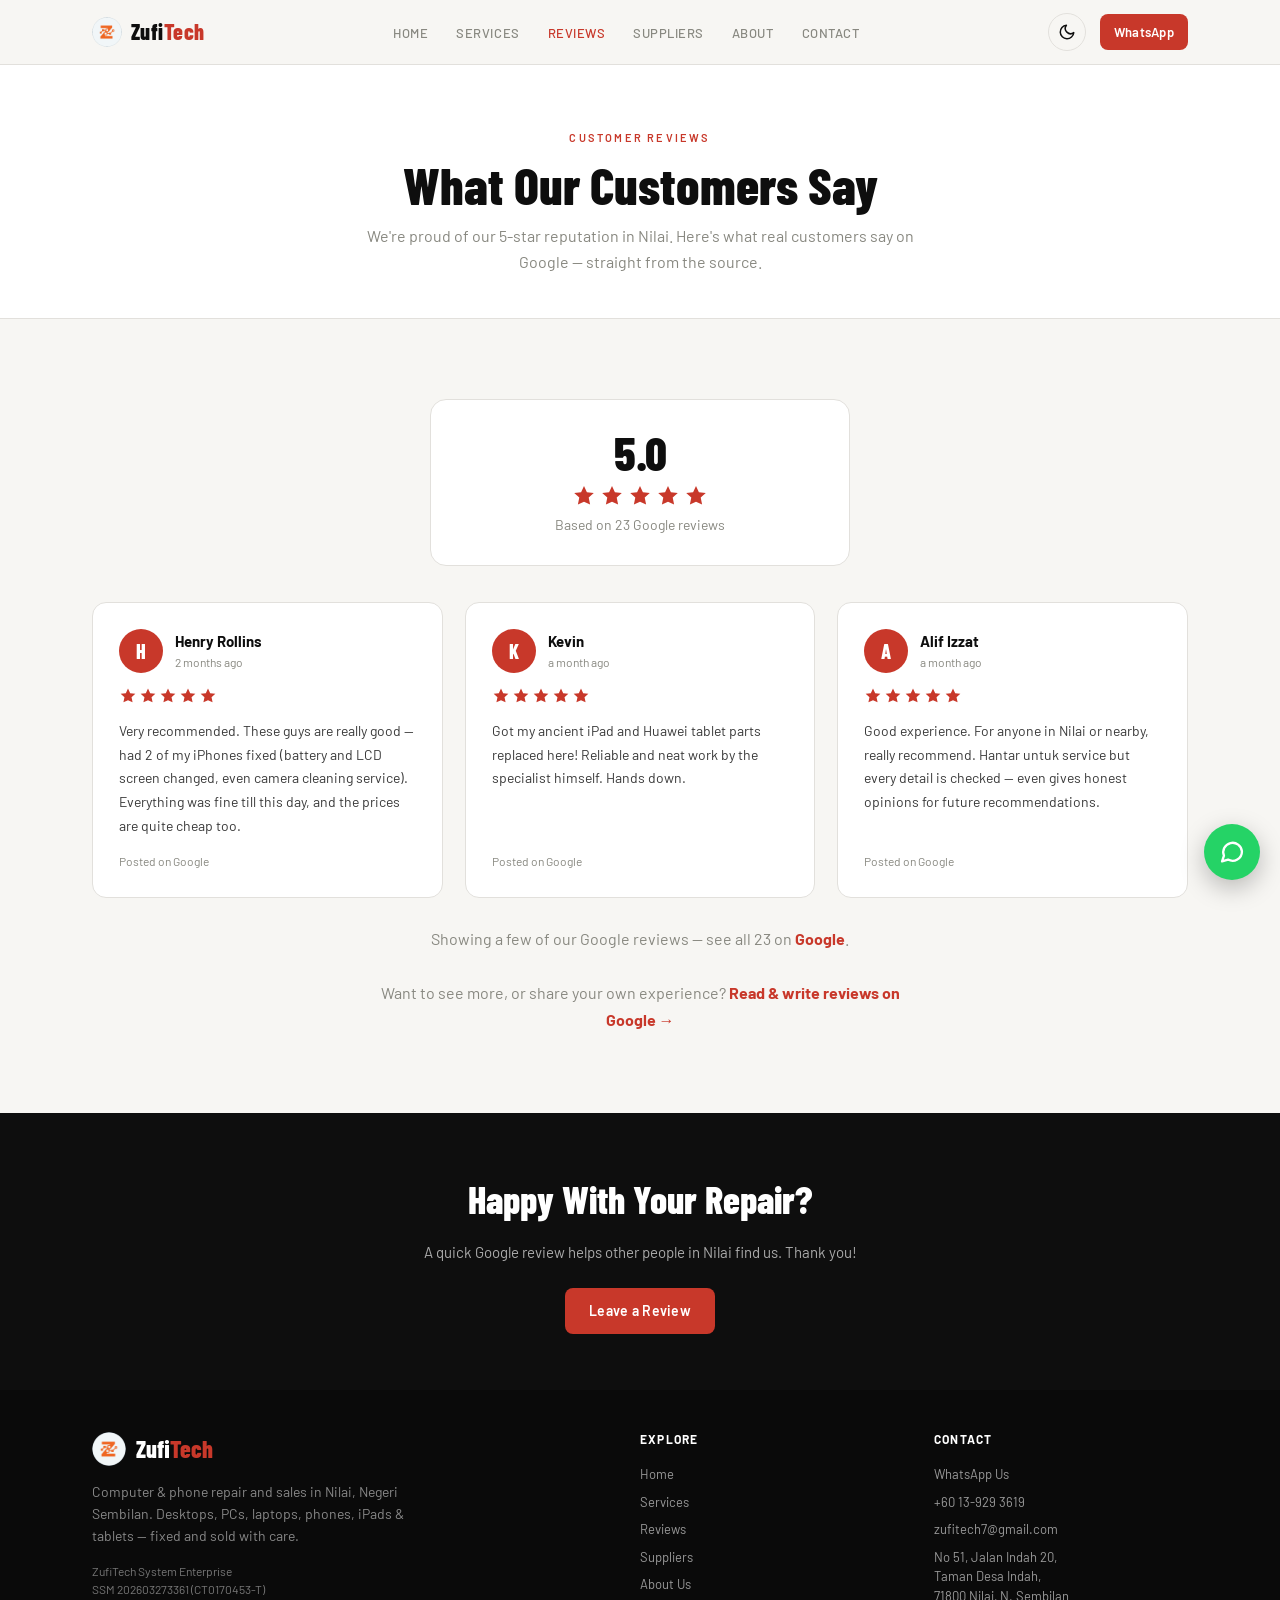
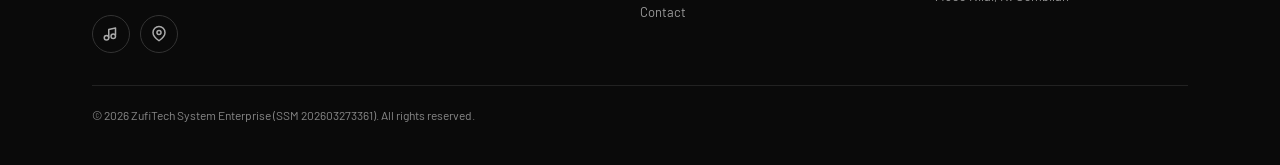
<file: reviews.html>
<!DOCTYPE html>
<html lang="en">
<head>
  <meta charset="UTF-8" />
  <meta name="viewport" content="width=device-width, initial-scale=1.0" />
  <script>(function(){try{var t=localStorage.getItem('zt-theme');if(!t)t=matchMedia('(prefers-color-scheme:dark)').matches?'dark':'light';document.documentElement.setAttribute('data-theme',t);}catch(e){}})();</script>

  <link rel="icon" href="/favicon.ico" sizes="any" />
  <link rel="icon" type="image/png" sizes="32x32" href="/favicon-32x32.png" />
  <link rel="icon" type="image/png" sizes="16x16" href="/favicon-16x16.png" />
  <link rel="apple-touch-icon" href="/apple-touch-icon.png" />

  <title>Reviews — ZufiTech Nilai Customer Ratings</title>
  <meta name="description" content="Real Google reviews from ZufiTech customers in Nilai. See what people say about our computer, laptop and phone repairs — and leave your own review." />
  <link rel="canonical" href="https://zufitech.store/reviews.html" />

  <meta property="og:type" content="website" />
  <meta property="og:title" content="Reviews — ZufiTech Nilai" />
  <meta property="og:description" content="Real Google reviews from ZufiTech customers in Nilai." />
  <meta property="og:url" content="https://zufitech.store/reviews.html" />
  <meta property="og:image" content="https://zufitech.store/og-image.png" />
  <meta name="twitter:card" content="summary_large_image" />

  <link rel="preconnect" href="https://fonts.googleapis.com" />
  <link href="https://fonts.googleapis.com/css2?family=Barlow:wght@300;400;500;600;700&family=Barlow+Condensed:wght@600;700;800&display=swap" rel="stylesheet" />
  <link rel="stylesheet" href="styles.css" />

  <!-- Google star-rating snippet. Update ratingValue / reviewCount from your Google Business Profile. -->
  <script type="application/ld+json">
  {
    "@context": "https://schema.org",
    "@type": "LocalBusiness",
    "name": "ZufiTech",
    "url": "https://zufitech.store/",
    "image": "https://zufitech.store/og-image.png",
    "telephone": "+60139293619",
    "address": {
      "@type": "PostalAddress",
      "streetAddress": "No 51, Jalan Indah 20, Taman Desa Indah",
      "addressLocality": "Nilai",
      "addressRegion": "Negeri Sembilan",
      "postalCode": "71800",
      "addressCountry": "MY"
    },
    "aggregateRating": {
      "@type": "AggregateRating",
      "ratingValue": "5.0",
      "reviewCount": "23"
    }
  }
  </script>
</head>
<body>
  <nav class="site-nav">
    <div class="nav-inner">
      <a href="index.html" class="nav-logo"><img src="assets/logo.png" class="nav-logo-img" alt="" />Zufi<span>Tech</span></a>
      <ul class="nav-links">
        <li><a href="index.html">Home</a></li>
        <li><a href="services.html">Services</a></li>
        <li><a href="reviews.html" class="active">Reviews</a></li>
        <li><a href="suppliers.html">Suppliers</a></li>
        <li><a href="about.html">About</a></li>
        <li><a href="contact.html">Contact</a></li>
      </ul>
      <div class="nav-right">
        <button id="themeToggle" class="theme-toggle" aria-label="Toggle dark mode"><svg viewBox="0 0 24 24" fill="none" stroke="currentColor" stroke-width="2" stroke-linecap="round" stroke-linejoin="round" aria-hidden="true"><path d="M21 12.8A9 9 0 1 1 11.2 3a7 7 0 0 0 9.8 9.8z"/></svg></button>
        <a href="https://wa.me/60139293619" target="_blank" rel="noopener" class="btn btn-primary btn-sm">WhatsApp</a>
        <button id="navToggle" class="nav-toggle" aria-label="Menu">&#9776;</button>
      </div>
    </div>
  </nav>

  <header class="page-head">
    <div class="container">
      <div class="section-label">Customer Reviews</div>
      <h1>What Our Customers Say</h1>
      <p>We're proud of our 5-star reputation in Nilai. Here's what real customers say on Google — straight from the source.</p>
    </div>
  </header>

  <section class="section">
    <div class="container">
      <div class="rating-summary reveal">
        <div class="rating-score">5.0</div>
        <div class="rating-stars" aria-label="Rated 5.0 out of 5">
          <svg viewBox="0 0 24 24" fill="currentColor" aria-hidden="true"><path d="M12 2l2.9 6.3 6.9.7-5.1 4.6 1.4 6.8L12 17.8 5.9 20.4l1.4-6.8L2.2 9l6.9-.7z"/></svg>
          <svg viewBox="0 0 24 24" fill="currentColor" aria-hidden="true"><path d="M12 2l2.9 6.3 6.9.7-5.1 4.6 1.4 6.8L12 17.8 5.9 20.4l1.4-6.8L2.2 9l6.9-.7z"/></svg>
          <svg viewBox="0 0 24 24" fill="currentColor" aria-hidden="true"><path d="M12 2l2.9 6.3 6.9.7-5.1 4.6 1.4 6.8L12 17.8 5.9 20.4l1.4-6.8L2.2 9l6.9-.7z"/></svg>
          <svg viewBox="0 0 24 24" fill="currentColor" aria-hidden="true"><path d="M12 2l2.9 6.3 6.9.7-5.1 4.6 1.4 6.8L12 17.8 5.9 20.4l1.4-6.8L2.2 9l6.9-.7z"/></svg>
          <svg viewBox="0 0 24 24" fill="currentColor" aria-hidden="true"><path d="M12 2l2.9 6.3 6.9.7-5.1 4.6 1.4 6.8L12 17.8 5.9 20.4l1.4-6.8L2.2 9l6.9-.7z"/></svg>
        </div>
        <div class="rating-count">Based on 23 Google reviews</div>
      </div>
      <div class="reviews-grid">
        <div class="review-card reveal d1">
          <div class="review-head">
            <div class="review-avatar">H</div>
            <div class="review-meta"><span class="review-name">Henry Rollins</span><span class="review-time">2 months ago</span></div>
          </div>
          <div class="review-stars" aria-label="5 stars"><svg viewBox="0 0 24 24" fill="currentColor" aria-hidden="true"><path d="M12 2l2.9 6.3 6.9.7-5.1 4.6 1.4 6.8L12 17.8 5.9 20.4l1.4-6.8L2.2 9l6.9-.7z"/></svg><svg viewBox="0 0 24 24" fill="currentColor" aria-hidden="true"><path d="M12 2l2.9 6.3 6.9.7-5.1 4.6 1.4 6.8L12 17.8 5.9 20.4l1.4-6.8L2.2 9l6.9-.7z"/></svg><svg viewBox="0 0 24 24" fill="currentColor" aria-hidden="true"><path d="M12 2l2.9 6.3 6.9.7-5.1 4.6 1.4 6.8L12 17.8 5.9 20.4l1.4-6.8L2.2 9l6.9-.7z"/></svg><svg viewBox="0 0 24 24" fill="currentColor" aria-hidden="true"><path d="M12 2l2.9 6.3 6.9.7-5.1 4.6 1.4 6.8L12 17.8 5.9 20.4l1.4-6.8L2.2 9l6.9-.7z"/></svg><svg viewBox="0 0 24 24" fill="currentColor" aria-hidden="true"><path d="M12 2l2.9 6.3 6.9.7-5.1 4.6 1.4 6.8L12 17.8 5.9 20.4l1.4-6.8L2.2 9l6.9-.7z"/></svg></div>
          <p class="review-text">Very recommended. These guys are really good — had 2 of my iPhones fixed (battery and LCD screen changed, even camera cleaning service). Everything was fine till this day, and the prices are quite cheap too.</p>
          <div class="review-source">Posted on Google</div>
        </div>
        <div class="review-card reveal d2">
          <div class="review-head">
            <div class="review-avatar">K</div>
            <div class="review-meta"><span class="review-name">Kevin</span><span class="review-time">a month ago</span></div>
          </div>
          <div class="review-stars" aria-label="5 stars"><svg viewBox="0 0 24 24" fill="currentColor" aria-hidden="true"><path d="M12 2l2.9 6.3 6.9.7-5.1 4.6 1.4 6.8L12 17.8 5.9 20.4l1.4-6.8L2.2 9l6.9-.7z"/></svg><svg viewBox="0 0 24 24" fill="currentColor" aria-hidden="true"><path d="M12 2l2.9 6.3 6.9.7-5.1 4.6 1.4 6.8L12 17.8 5.9 20.4l1.4-6.8L2.2 9l6.9-.7z"/></svg><svg viewBox="0 0 24 24" fill="currentColor" aria-hidden="true"><path d="M12 2l2.9 6.3 6.9.7-5.1 4.6 1.4 6.8L12 17.8 5.9 20.4l1.4-6.8L2.2 9l6.9-.7z"/></svg><svg viewBox="0 0 24 24" fill="currentColor" aria-hidden="true"><path d="M12 2l2.9 6.3 6.9.7-5.1 4.6 1.4 6.8L12 17.8 5.9 20.4l1.4-6.8L2.2 9l6.9-.7z"/></svg><svg viewBox="0 0 24 24" fill="currentColor" aria-hidden="true"><path d="M12 2l2.9 6.3 6.9.7-5.1 4.6 1.4 6.8L12 17.8 5.9 20.4l1.4-6.8L2.2 9l6.9-.7z"/></svg></div>
          <p class="review-text">Got my ancient iPad and Huawei tablet parts replaced here! Reliable and neat work by the specialist himself. Hands down.</p>
          <div class="review-source">Posted on Google</div>
        </div>
        <div class="review-card reveal d3">
          <div class="review-head">
            <div class="review-avatar">A</div>
            <div class="review-meta"><span class="review-name">Alif Izzat</span><span class="review-time">a month ago</span></div>
          </div>
          <div class="review-stars" aria-label="5 stars"><svg viewBox="0 0 24 24" fill="currentColor" aria-hidden="true"><path d="M12 2l2.9 6.3 6.9.7-5.1 4.6 1.4 6.8L12 17.8 5.9 20.4l1.4-6.8L2.2 9l6.9-.7z"/></svg><svg viewBox="0 0 24 24" fill="currentColor" aria-hidden="true"><path d="M12 2l2.9 6.3 6.9.7-5.1 4.6 1.4 6.8L12 17.8 5.9 20.4l1.4-6.8L2.2 9l6.9-.7z"/></svg><svg viewBox="0 0 24 24" fill="currentColor" aria-hidden="true"><path d="M12 2l2.9 6.3 6.9.7-5.1 4.6 1.4 6.8L12 17.8 5.9 20.4l1.4-6.8L2.2 9l6.9-.7z"/></svg><svg viewBox="0 0 24 24" fill="currentColor" aria-hidden="true"><path d="M12 2l2.9 6.3 6.9.7-5.1 4.6 1.4 6.8L12 17.8 5.9 20.4l1.4-6.8L2.2 9l6.9-.7z"/></svg><svg viewBox="0 0 24 24" fill="currentColor" aria-hidden="true"><path d="M12 2l2.9 6.3 6.9.7-5.1 4.6 1.4 6.8L12 17.8 5.9 20.4l1.4-6.8L2.2 9l6.9-.7z"/></svg></div>
          <p class="review-text">Good experience. For anyone in Nilai or nearby, really recommend. Hantar untuk service but every detail is checked — even gives honest opinions for future recommendations.</p>
          <div class="review-source">Posted on Google</div>
        </div>
      </div>

      <!--
        OPTIONAL: live auto-updating Google reviews via Featurable.
        1. Create a free account at https://featurable.com and connect the Google Business Profile.
        2. Replace WIDGET_ID below and uncomment, then this feed replaces the cards above.
        <div id="featurable-WIDGET_ID" data-featurable-async></div>
        <script src="https://featurable.com/assets/js/widget.js" async></script>
      -->

      <p class="section-sub reveal" style="text-align:center;margin:28px auto 0;">
        Showing a few of our Google reviews — see all 23 on
        <a href="https://maps.app.goo.gl/PG9FfYiGetwgMJkE7" target="_blank" rel="noopener" style="color:var(--accent);font-weight:700;">Google</a>.
      </p>

      <p class="section-sub reveal" style="text-align:center;margin:28px auto 0;">
        Want to see more, or share your own experience?
        <a href="https://maps.app.goo.gl/PG9FfYiGetwgMJkE7" target="_blank" rel="noopener" style="color:var(--accent);font-weight:700;">Read &amp; write reviews on Google →</a>
      </p>
    </div>
  </section>

  <div class="cta-band">
    <div class="container">
      <h2>Happy With Your Repair?</h2>
      <p>A quick Google review helps other people in Nilai find us. Thank you!</p>
      <a href="https://maps.app.goo.gl/PG9FfYiGetwgMJkE7" target="_blank" rel="noopener" class="btn btn-primary">Leave a Review</a>
    </div>
  </div>

  <footer>
    <div class="container">
      <div class="footer-grid">
        <div>
          <div class="footer-logo"><img src="assets/logo.png" class="footer-logo-img" alt="" />Zufi<span>Tech</span></div>
          <p class="footer-tagline">Computer &amp; phone repair and sales in Nilai, Negeri Sembilan. Desktops, PCs, laptops, phones, iPads &amp; tablets — fixed and sold with care.</p>
          <p class="footer-legal">ZufiTech System Enterprise<br />SSM 202603273361 (CT0170453-T)</p>
          <div class="footer-social">
            <a href="https://www.tiktok.com/@zufitech" target="_blank" rel="noopener" aria-label="ZufiTech on TikTok"><svg viewBox="0 0 24 24" fill="none" stroke="currentColor" stroke-width="2" stroke-linecap="round" stroke-linejoin="round" aria-hidden="true"><path d="M9 17V6l9-2v9"/><circle cx="6" cy="17" r="3"/><circle cx="15" cy="15" r="3"/></svg></a>
            <a href="https://maps.app.goo.gl/PG9FfYiGetwgMJkE7" target="_blank" rel="noopener" aria-label="ZufiTech on Google Maps"><svg viewBox="0 0 24 24" fill="none" stroke="currentColor" stroke-width="2" stroke-linecap="round" stroke-linejoin="round" aria-hidden="true"><path d="M20 10c0 5.5-8 11-8 11s-8-5.5-8-11a8 8 0 0 1 16 0z"/><circle cx="12" cy="10" r="2.7"/></svg></a>
          </div>
        </div>
        <div class="footer-col">
          <h4>Explore</h4>
          <ul>
            <li><a href="index.html">Home</a></li>
            <li><a href="services.html">Services</a></li>
            <li><a href="reviews.html">Reviews</a></li>
            <li><a href="suppliers.html">Suppliers</a></li>
            <li><a href="about.html">About Us</a></li>
            <li><a href="contact.html">Contact</a></li>
          </ul>
        </div>
        <div class="footer-col">
          <h4>Contact</h4>
          <ul>
            <li><a href="https://wa.me/60139293619" target="_blank" rel="noopener">WhatsApp Us</a></li>
            <li><a href="tel:+60139293619">+60 13-929 3619</a></li>
            <li><a href="mailto:zufitech7@gmail.com">zufitech7@gmail.com</a></li>
            <li>No 51, Jalan Indah 20,<br />Taman Desa Indah,<br />71800 Nilai, N. Sembilan</li>
          </ul>
        </div>
      </div>
      <div class="footer-bottom">
        <p>© 2026 ZufiTech System Enterprise (SSM 202603273361). All rights reserved.</p>
      </div>
    </div>
  </footer>

  <a href="https://wa.me/60139293619" target="_blank" rel="noopener" class="wa-float" aria-label="Chat on WhatsApp"><svg viewBox="0 0 24 24" fill="none" stroke="currentColor" stroke-width="2" stroke-linecap="round" stroke-linejoin="round" aria-hidden="true"><path d="M20.5 11.5a8 8 0 0 1-11.9 7L3.5 20l1.6-4.9a8 8 0 1 1 15.4-3.6z"/></svg></a>
  <script src="app.js"></script>
</body>
</html>
</file>
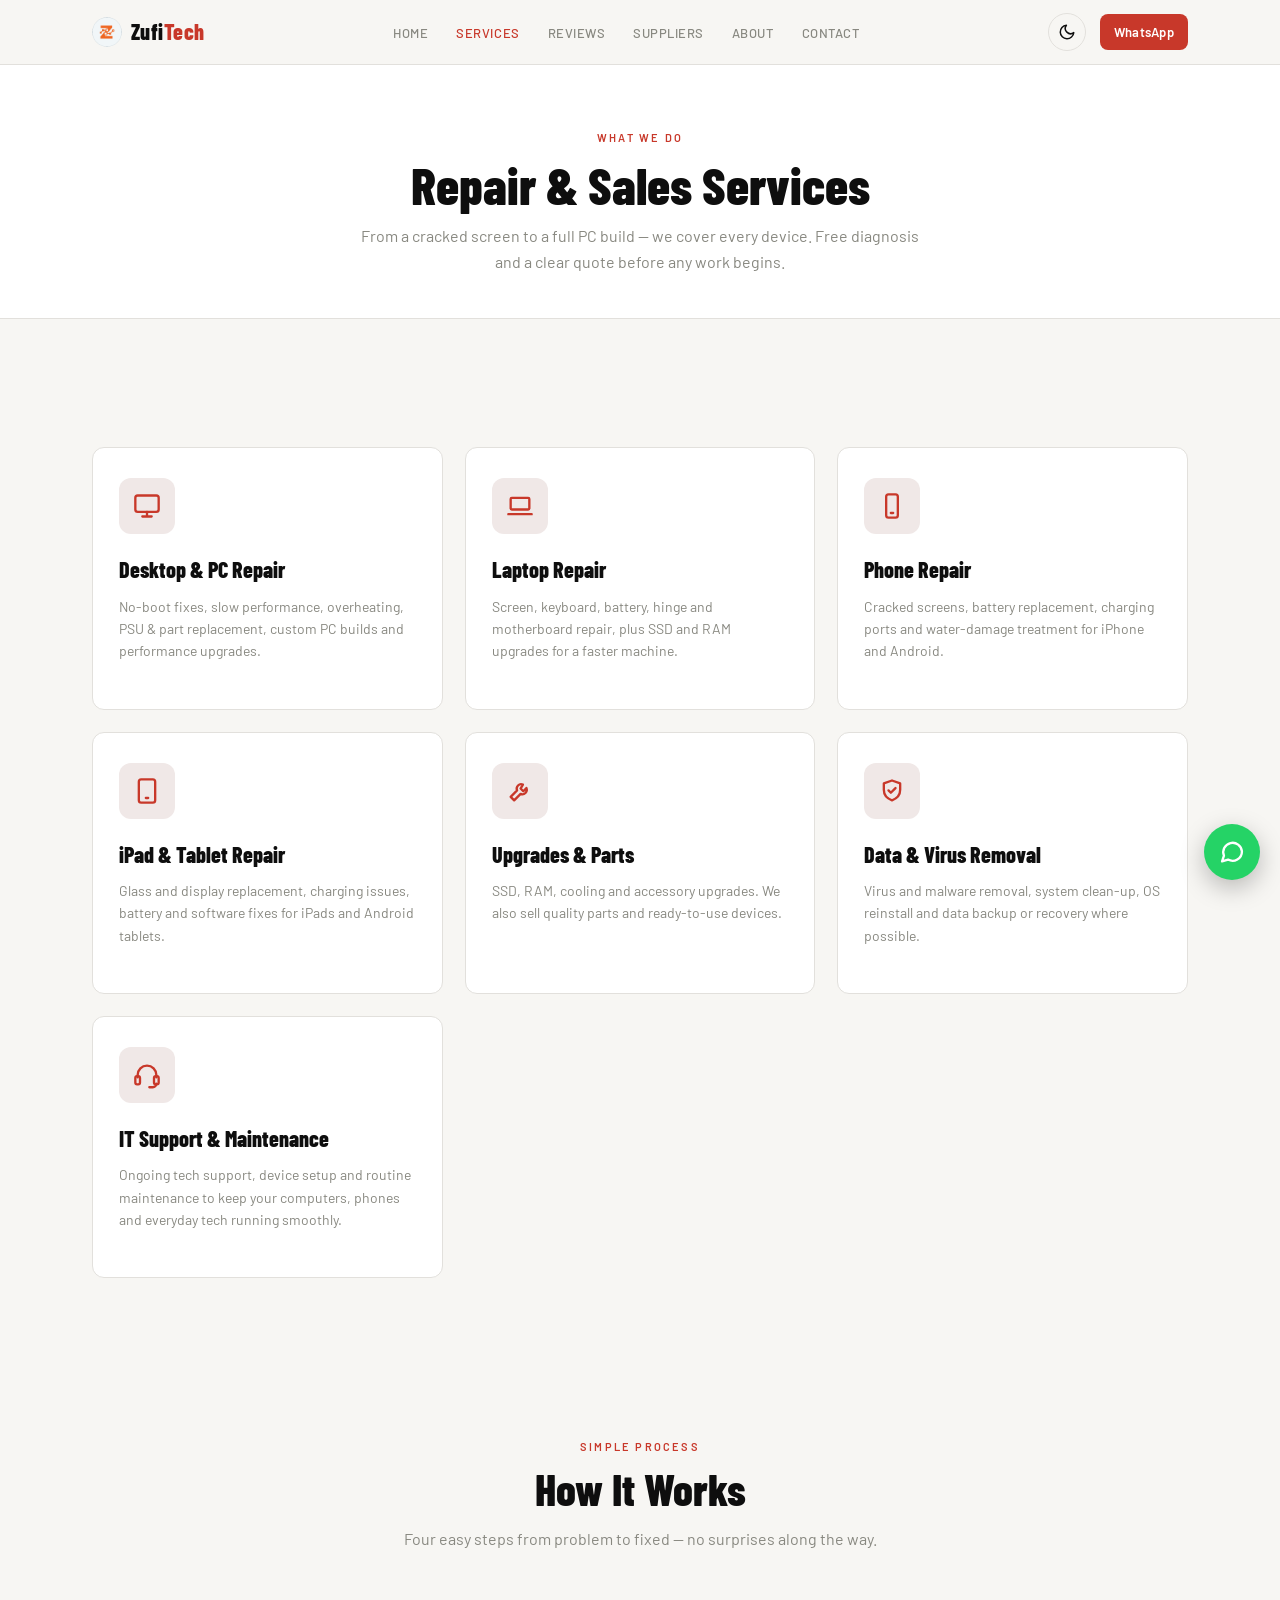
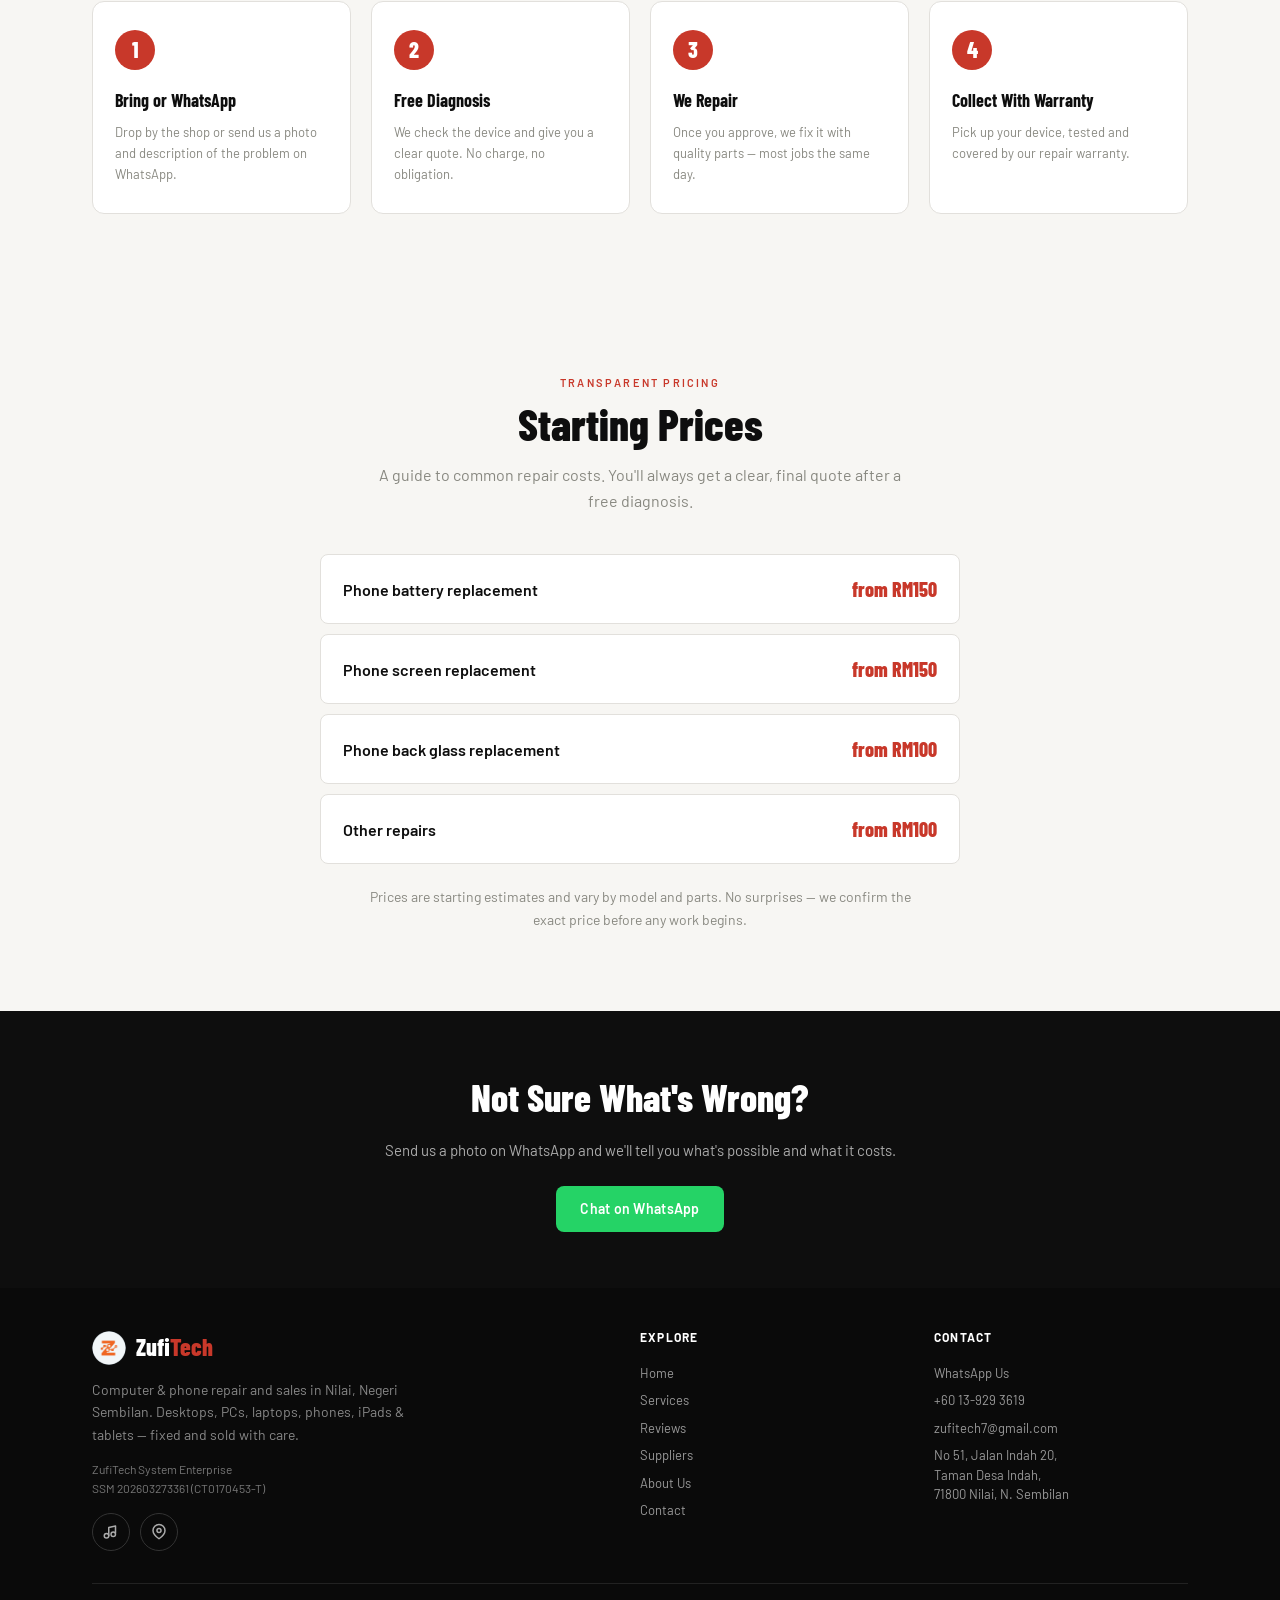
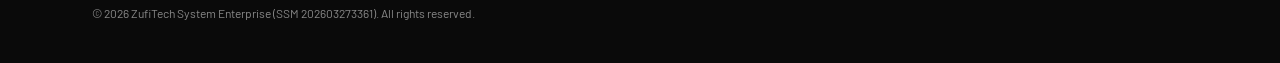
<file: services.html>
<!DOCTYPE html>
<html lang="en">
<head>
  <meta charset="UTF-8" />
  <meta name="viewport" content="width=device-width, initial-scale=1.0" />
  <script>(function(){try{var t=localStorage.getItem('zt-theme');if(!t)t=matchMedia('(prefers-color-scheme:dark)').matches?'dark':'light';document.documentElement.setAttribute('data-theme',t);}catch(e){}})();</script>

  <link rel="icon" href="/favicon.ico" sizes="any" />
  <link rel="icon" type="image/png" sizes="32x32" href="/favicon-32x32.png" />
  <link rel="icon" type="image/png" sizes="16x16" href="/favicon-16x16.png" />
  <link rel="apple-touch-icon" href="/apple-touch-icon.png" />

  <title>Services — ZufiTech Nilai Computer &amp; Phone Repair</title>
  <meta name="description" content="Repair and sales services at ZufiTech Nilai: desktop &amp; PC, laptop, phone, iPad &amp; tablet repair, upgrades, data recovery and virus removal. Free diagnosis, warranty on every job." />
  <link rel="canonical" href="https://zufitech.store/services.html" />

  <meta property="og:type" content="website" />
  <meta property="og:title" content="Services — ZufiTech Nilai" />
  <meta property="og:description" content="Desktop, laptop, phone, iPad &amp; tablet repair and sales in Nilai. Free diagnosis, warranty on every job." />
  <meta property="og:url" content="https://zufitech.store/services.html" />
  <meta property="og:image" content="https://zufitech.store/og-image.png" />
  <meta name="twitter:card" content="summary_large_image" />

  <link rel="preconnect" href="https://fonts.googleapis.com" />
  <link href="https://fonts.googleapis.com/css2?family=Barlow:wght@300;400;500;600;700&family=Barlow+Condensed:wght@600;700;800&display=swap" rel="stylesheet" />
  <link rel="stylesheet" href="styles.css" />
</head>
<body>
  <nav class="site-nav">
    <div class="nav-inner">
      <a href="index.html" class="nav-logo"><img src="assets/logo.png" class="nav-logo-img" alt="" />Zufi<span>Tech</span></a>
      <ul class="nav-links">
        <li><a href="index.html">Home</a></li>
        <li><a href="services.html" class="active">Services</a></li>
        <li><a href="reviews.html">Reviews</a></li>
        <li><a href="suppliers.html">Suppliers</a></li>
        <li><a href="about.html">About</a></li>
        <li><a href="contact.html">Contact</a></li>
      </ul>
      <div class="nav-right">
        <button id="themeToggle" class="theme-toggle" aria-label="Toggle dark mode"><svg viewBox="0 0 24 24" fill="none" stroke="currentColor" stroke-width="2" stroke-linecap="round" stroke-linejoin="round" aria-hidden="true"><path d="M21 12.8A9 9 0 1 1 11.2 3a7 7 0 0 0 9.8 9.8z"/></svg></button>
        <a href="https://wa.me/60139293619" target="_blank" rel="noopener" class="btn btn-primary btn-sm">WhatsApp</a>
        <button id="navToggle" class="nav-toggle" aria-label="Menu">&#9776;</button>
      </div>
    </div>
  </nav>

  <header class="page-head">
    <div class="container">
      <div class="section-label">What We Do</div>
      <h1>Repair &amp; Sales Services</h1>
      <p>From a cracked screen to a full PC build — we cover every device. Free diagnosis and a clear quote before any work begins.</p>
    </div>
  </header>

  <section class="section">
    <div class="container">
      <div class="services-grid">
        <div class="service-card reveal d1">
          <div class="service-icon"><svg viewBox="0 0 24 24" fill="none" stroke="currentColor" stroke-width="2" stroke-linecap="round" stroke-linejoin="round" aria-hidden="true"><rect x="2" y="3" width="20" height="14" rx="2"/><path d="M8 21h8M12 17v4"/></svg></div>
          <div class="service-name">Desktop &amp; PC Repair</div>
          <p class="service-desc">No-boot fixes, slow performance, overheating, PSU &amp; part replacement, custom PC builds and performance upgrades.</p>
        </div>
        <div class="service-card reveal d2">
          <div class="service-icon"><svg viewBox="0 0 24 24" fill="none" stroke="currentColor" stroke-width="2" stroke-linecap="round" stroke-linejoin="round" aria-hidden="true"><rect x="4" y="5" width="16" height="10" rx="1"/><path d="M2 19h20"/></svg></div>
          <div class="service-name">Laptop Repair</div>
          <p class="service-desc">Screen, keyboard, battery, hinge and motherboard repair, plus SSD and RAM upgrades for a faster machine.</p>
        </div>
        <div class="service-card reveal d3">
          <div class="service-icon"><svg viewBox="0 0 24 24" fill="none" stroke="currentColor" stroke-width="2" stroke-linecap="round" stroke-linejoin="round" aria-hidden="true"><rect x="7" y="2" width="10" height="20" rx="2"/><path d="M11 18h2"/></svg></div>
          <div class="service-name">Phone Repair</div>
          <p class="service-desc">Cracked screens, battery replacement, charging ports and water-damage treatment for iPhone and Android.</p>
        </div>
        <div class="service-card reveal d1">
          <div class="service-icon"><svg viewBox="0 0 24 24" fill="none" stroke="currentColor" stroke-width="2" stroke-linecap="round" stroke-linejoin="round" aria-hidden="true"><rect x="5" y="2" width="14" height="20" rx="2"/><path d="M11 18h2"/></svg></div>
          <div class="service-name">iPad &amp; Tablet Repair</div>
          <p class="service-desc">Glass and display replacement, charging issues, battery and software fixes for iPads and Android tablets.</p>
        </div>
        <div class="service-card reveal d2">
          <div class="service-icon"><svg viewBox="0 0 24 24" fill="none" stroke="currentColor" stroke-width="2" stroke-linecap="round" stroke-linejoin="round" aria-hidden="true"><path d="M14.5 6.5a3.8 3.8 0 0 0-5 5L4 17l3 3 5.5-5.5a3.8 3.8 0 0 0 5-5l-2.7 2.7-2.3-2.3z"/></svg></div>
          <div class="service-name">Upgrades &amp; Parts</div>
          <p class="service-desc">SSD, RAM, cooling and accessory upgrades. We also sell quality parts and ready-to-use devices.</p>
        </div>
        <div class="service-card reveal d3">
          <div class="service-icon"><svg viewBox="0 0 24 24" fill="none" stroke="currentColor" stroke-width="2" stroke-linecap="round" stroke-linejoin="round" aria-hidden="true"><path d="M12 3l7 2.5V11c0 4.5-3 7.6-7 9-4-1.4-7-4.5-7-9V5.5z"/><path d="M9 11.5l2 2 4-4"/></svg></div>
          <div class="service-name">Data &amp; Virus Removal</div>
          <p class="service-desc">Virus and malware removal, system clean-up, OS reinstall and data backup or recovery where possible.</p>
        </div>
        <div class="service-card reveal d1">
          <div class="service-icon"><svg viewBox="0 0 24 24" fill="none" stroke="currentColor" stroke-width="2" stroke-linecap="round" stroke-linejoin="round" aria-hidden="true"><path d="M4 14v-2a8 8 0 0 1 16 0v2"/><rect x="2" y="13" width="4" height="7" rx="1.5"/><rect x="18" y="13" width="4" height="7" rx="1.5"/><path d="M20 19.5a3 3 0 0 1-3 3h-3"/></svg></div>
          <div class="service-name">IT Support &amp; Maintenance</div>
          <p class="service-desc">Ongoing tech support, device setup and routine maintenance to keep your computers, phones and everyday tech running smoothly.</p>
        </div>
      </div>
    </div>
  </section>

  <section class="why-section">
    <div class="container">
      <div class="section-center reveal">
        <div class="section-label">Simple Process</div>
        <h2 class="section-title">How It Works</h2>
        <p class="section-sub">Four easy steps from problem to fixed — no surprises along the way.</p>
      </div>
      <div class="steps-grid">
        <div class="step-item reveal d1"><h4>Bring or WhatsApp</h4><p>Drop by the shop or send us a photo and description of the problem on WhatsApp.</p></div>
        <div class="step-item reveal d2"><h4>Free Diagnosis</h4><p>We check the device and give you a clear quote. No charge, no obligation.</p></div>
        <div class="step-item reveal d3"><h4>We Repair</h4><p>Once you approve, we fix it with quality parts — most jobs the same day.</p></div>
        <div class="step-item reveal d3"><h4>Collect With Warranty</h4><p>Pick up your device, tested and covered by our repair warranty.</p></div>
      </div>
    </div>
  </section>

  <section class="section">
    <div class="container">
      <div class="section-center reveal">
        <div class="section-label">Transparent Pricing</div>
        <h2 class="section-title">Starting Prices</h2>
        <p class="section-sub">A guide to common repair costs. You'll always get a clear, final quote after a free diagnosis.</p>
      </div>
      <div class="price-list">
        <div class="price-row reveal"><span class="label">Phone battery replacement</span><span class="price">from RM150</span></div>
        <div class="price-row reveal"><span class="label">Phone screen replacement</span><span class="price">from RM150</span></div>
        <div class="price-row reveal"><span class="label">Phone back glass replacement</span><span class="price">from RM100</span></div>
        <div class="price-row reveal"><span class="label">Other repairs</span><span class="price">from RM100</span></div>
      </div>
      <p class="price-note">Prices are starting estimates and vary by model and parts. No surprises — we confirm the exact price before any work begins.</p>
    </div>
  </section>

  <div class="cta-band">
    <div class="container">
      <h2>Not Sure What's Wrong?</h2>
      <p>Send us a photo on WhatsApp and we'll tell you what's possible and what it costs.</p>
      <a href="https://wa.me/60139293619" target="_blank" rel="noopener" class="btn btn-primary" style="background:#25D366;">Chat on WhatsApp</a>
    </div>
  </div>

  <footer>
    <div class="container">
      <div class="footer-grid">
        <div>
          <div class="footer-logo"><img src="assets/logo.png" class="footer-logo-img" alt="" />Zufi<span>Tech</span></div>
          <p class="footer-tagline">Computer &amp; phone repair and sales in Nilai, Negeri Sembilan. Desktops, PCs, laptops, phones, iPads &amp; tablets — fixed and sold with care.</p>
          <p class="footer-legal">ZufiTech System Enterprise<br />SSM 202603273361 (CT0170453-T)</p>
          <div class="footer-social">
            <a href="https://www.tiktok.com/@zufitech" target="_blank" rel="noopener" aria-label="ZufiTech on TikTok"><svg viewBox="0 0 24 24" fill="none" stroke="currentColor" stroke-width="2" stroke-linecap="round" stroke-linejoin="round" aria-hidden="true"><path d="M9 17V6l9-2v9"/><circle cx="6" cy="17" r="3"/><circle cx="15" cy="15" r="3"/></svg></a>
            <a href="https://maps.app.goo.gl/PG9FfYiGetwgMJkE7" target="_blank" rel="noopener" aria-label="ZufiTech on Google Maps"><svg viewBox="0 0 24 24" fill="none" stroke="currentColor" stroke-width="2" stroke-linecap="round" stroke-linejoin="round" aria-hidden="true"><path d="M20 10c0 5.5-8 11-8 11s-8-5.5-8-11a8 8 0 0 1 16 0z"/><circle cx="12" cy="10" r="2.7"/></svg></a>
          </div>
        </div>
        <div class="footer-col">
          <h4>Explore</h4>
          <ul>
            <li><a href="index.html">Home</a></li>
            <li><a href="services.html">Services</a></li>
            <li><a href="reviews.html">Reviews</a></li>
            <li><a href="suppliers.html">Suppliers</a></li>
            <li><a href="about.html">About Us</a></li>
            <li><a href="contact.html">Contact</a></li>
          </ul>
        </div>
        <div class="footer-col">
          <h4>Contact</h4>
          <ul>
            <li><a href="https://wa.me/60139293619" target="_blank" rel="noopener">WhatsApp Us</a></li>
            <li><a href="tel:+60139293619">+60 13-929 3619</a></li>
            <li><a href="mailto:zufitech7@gmail.com">zufitech7@gmail.com</a></li>
            <li>No 51, Jalan Indah 20,<br />Taman Desa Indah,<br />71800 Nilai, N. Sembilan</li>
          </ul>
        </div>
      </div>
      <div class="footer-bottom">
        <p>© 2026 ZufiTech System Enterprise (SSM 202603273361). All rights reserved.</p>
      </div>
    </div>
  </footer>

  <a href="https://wa.me/60139293619" target="_blank" rel="noopener" class="wa-float" aria-label="Chat on WhatsApp"><svg viewBox="0 0 24 24" fill="none" stroke="currentColor" stroke-width="2" stroke-linecap="round" stroke-linejoin="round" aria-hidden="true"><path d="M20.5 11.5a8 8 0 0 1-11.9 7L3.5 20l1.6-4.9a8 8 0 1 1 15.4-3.6z"/></svg></a>
  <script src="app.js"></script>
</body>
</html>
</file>
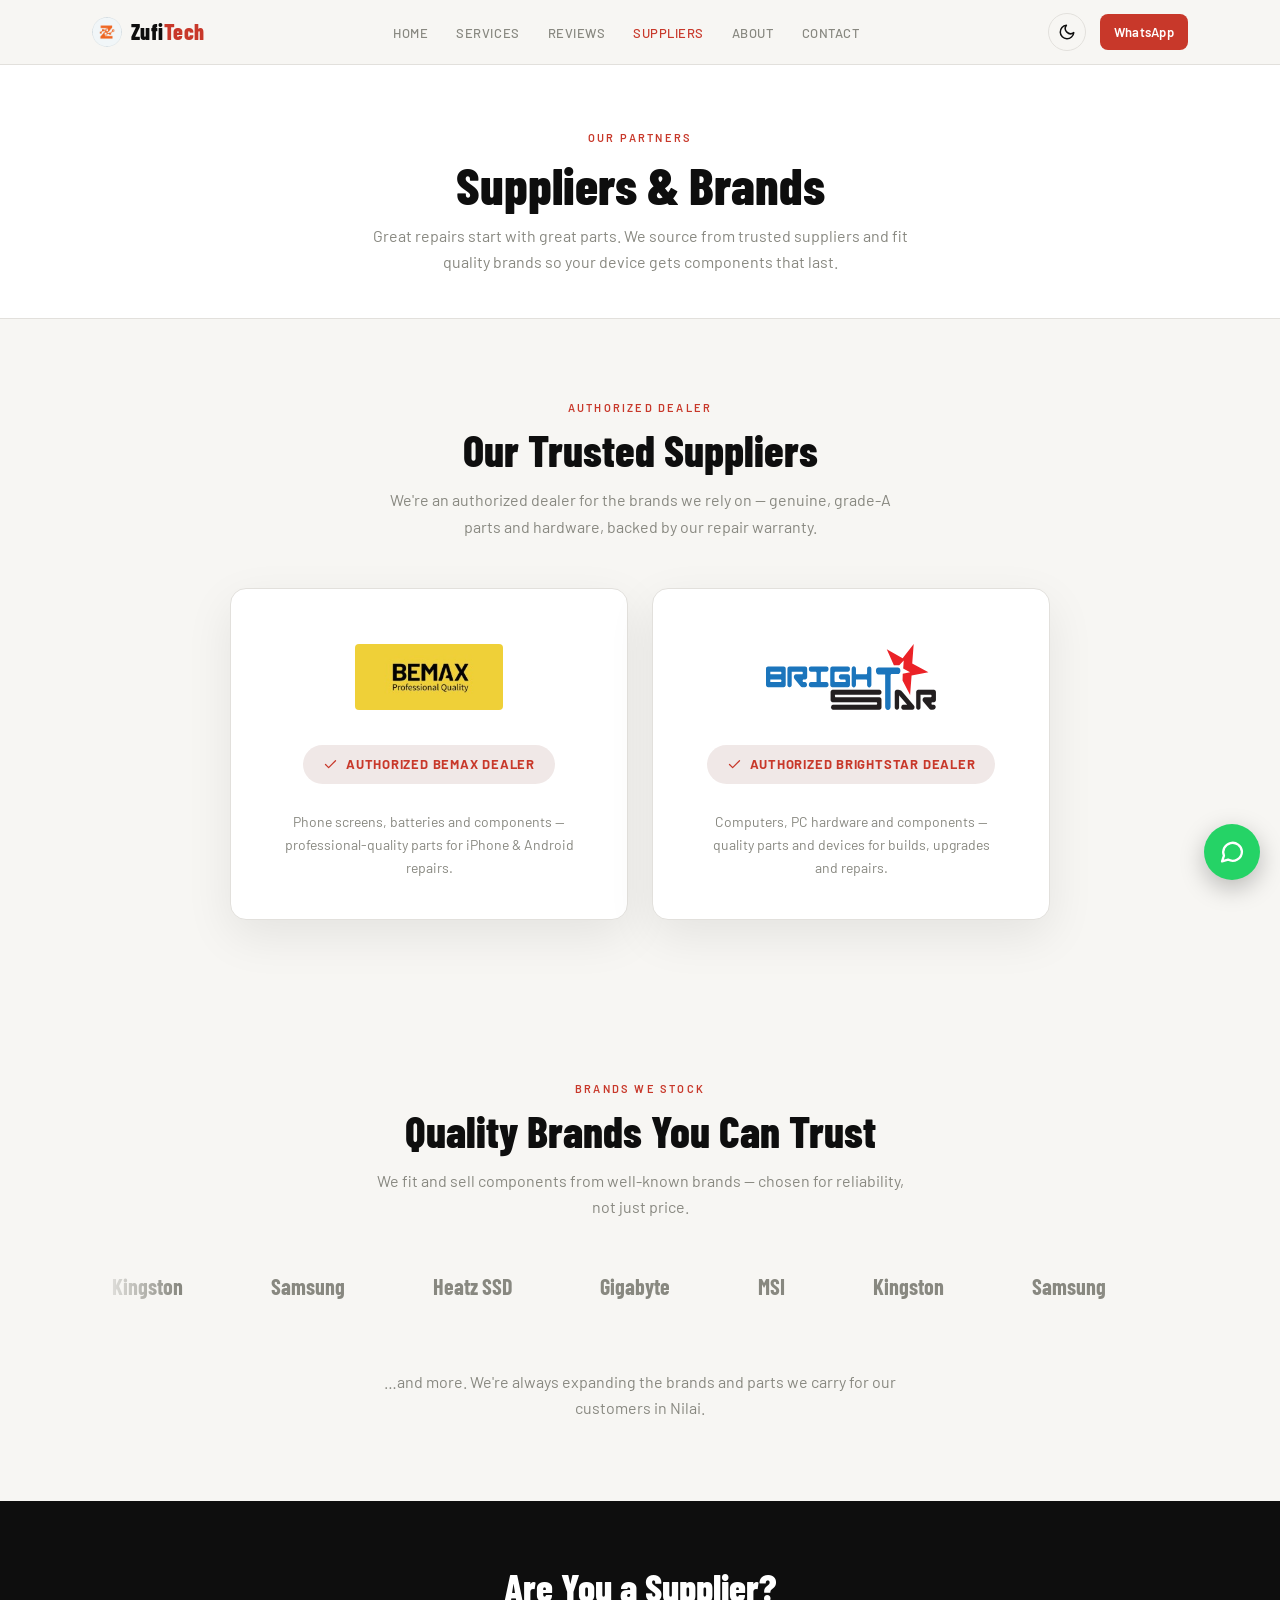
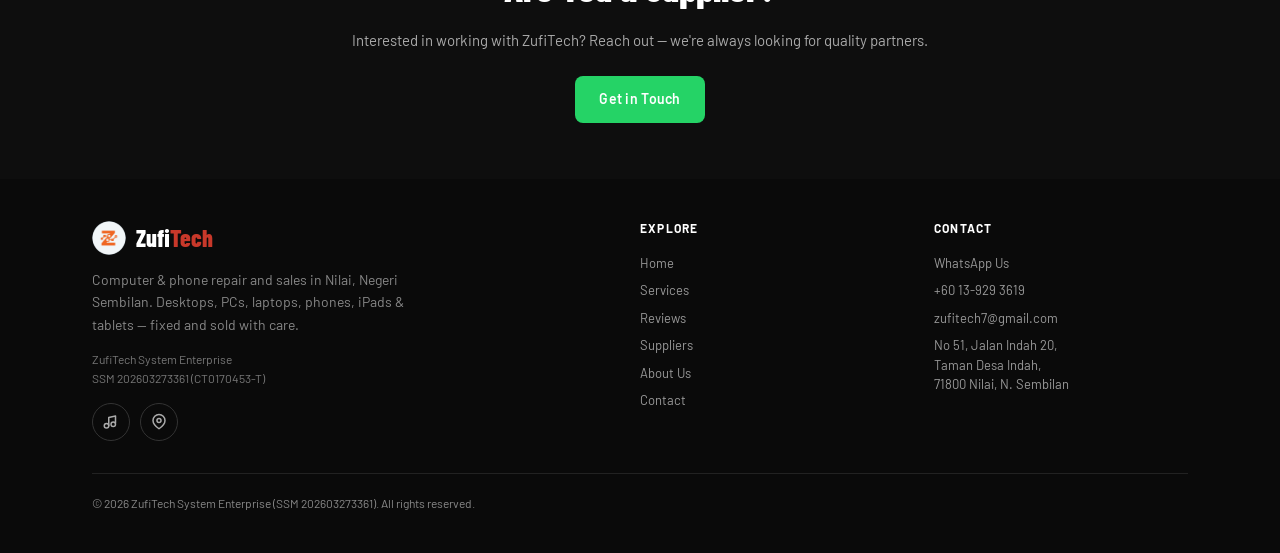
<file: suppliers.html>
<!DOCTYPE html>
<html lang="en">
<head>
  <meta charset="UTF-8" />
  <meta name="viewport" content="width=device-width, initial-scale=1.0" />
  <script>(function(){try{var t=localStorage.getItem('zt-theme');if(!t)t=matchMedia('(prefers-color-scheme:dark)').matches?'dark':'light';document.documentElement.setAttribute('data-theme',t);}catch(e){}})();</script>

  <link rel="icon" href="/favicon.ico" sizes="any" />
  <link rel="icon" type="image/png" sizes="32x32" href="/favicon-32x32.png" />
  <link rel="icon" type="image/png" sizes="16x16" href="/favicon-16x16.png" />
  <link rel="apple-touch-icon" href="/apple-touch-icon.png" />

  <title>Suppliers — ZufiTech Nilai Trusted Parts &amp; Brands</title>
  <meta name="description" content="ZufiTech is an authorized BEMAX dealer and stocks quality brands such as Kingston, Samsung, Gigabyte and MSI — professional-quality parts for phone and PC repairs in Nilai." />
  <link rel="canonical" href="https://zufitech.store/suppliers.html" />

  <meta property="og:type" content="website" />
  <meta property="og:title" content="Suppliers — ZufiTech Nilai" />
  <meta property="og:description" content="Trusted parts suppliers and quality brands behind ZufiTech's repairs." />
  <meta property="og:url" content="https://zufitech.store/suppliers.html" />
  <meta property="og:image" content="https://zufitech.store/og-image.png" />
  <meta name="twitter:card" content="summary_large_image" />

  <link rel="preconnect" href="https://fonts.googleapis.com" />
  <link href="https://fonts.googleapis.com/css2?family=Barlow:wght@300;400;500;600;700&family=Barlow+Condensed:wght@600;700;800&display=swap" rel="stylesheet" />
  <link rel="stylesheet" href="styles.css" />
</head>
<body>
  <nav class="site-nav">
    <div class="nav-inner">
      <a href="index.html" class="nav-logo"><img src="assets/logo.png" class="nav-logo-img" alt="" />Zufi<span>Tech</span></a>
      <ul class="nav-links">
        <li><a href="index.html">Home</a></li>
        <li><a href="services.html">Services</a></li>
        <li><a href="reviews.html">Reviews</a></li>
        <li><a href="suppliers.html" class="active">Suppliers</a></li>
        <li><a href="about.html">About</a></li>
        <li><a href="contact.html">Contact</a></li>
      </ul>
      <div class="nav-right">
        <button id="themeToggle" class="theme-toggle" aria-label="Toggle dark mode"><svg viewBox="0 0 24 24" fill="none" stroke="currentColor" stroke-width="2" stroke-linecap="round" stroke-linejoin="round" aria-hidden="true"><path d="M21 12.8A9 9 0 1 1 11.2 3a7 7 0 0 0 9.8 9.8z"/></svg></button>
        <a href="https://wa.me/60139293619" target="_blank" rel="noopener" class="btn btn-primary btn-sm">WhatsApp</a>
        <button id="navToggle" class="nav-toggle" aria-label="Menu">&#9776;</button>
      </div>
    </div>
  </nav>

  <header class="page-head">
    <div class="container">
      <div class="section-label">Our Partners</div>
      <h1>Suppliers &amp; Brands</h1>
      <p>Great repairs start with great parts. We source from trusted suppliers and fit quality brands so your device gets components that last.</p>
    </div>
  </header>

  <section class="section">
    <div class="container">
      <div class="section-center reveal">
        <div class="section-label">Authorized Dealer</div>
        <h2 class="section-title">Our Trusted Suppliers</h2>
        <p class="section-sub">We're an authorized dealer for the brands we rely on — genuine, grade-A parts and hardware, backed by our repair warranty.</p>
      </div>
      <div class="dealer-grid">
        <div class="dealer-card reveal d1">
          <div class="dealer-logo"><img src="assets/suppliers/bemax.png" alt="BEMAX — Professional Quality" /></div>
          <span class="dealer-badge"><svg viewBox="0 0 24 24" fill="none" stroke="currentColor" stroke-width="2" stroke-linecap="round" stroke-linejoin="round" aria-hidden="true"><path d="M20 6L9 17l-5-5"/></svg>Authorized BEMAX Dealer</span>
          <p>Phone screens, batteries and components — professional-quality parts for iPhone &amp; Android repairs.</p>
        </div>
        <div class="dealer-card reveal d2">
          <div class="dealer-logo"><img src="assets/suppliers/brightstar.svg" alt="Brightstar Computer" /></div>
          <span class="dealer-badge"><svg viewBox="0 0 24 24" fill="none" stroke="currentColor" stroke-width="2" stroke-linecap="round" stroke-linejoin="round" aria-hidden="true"><path d="M20 6L9 17l-5-5"/></svg>Authorized Brightstar Dealer</span>
          <p>Computers, PC hardware and components — quality parts and devices for builds, upgrades and repairs.</p>
        </div>
      </div>
    </div>
  </section>

  <section class="why-section">
    <div class="container">
      <div class="section-center reveal">
        <div class="section-label">Brands We Stock</div>
        <h2 class="section-title">Quality Brands You Can Trust</h2>
        <p class="section-sub">We fit and sell components from well-known brands — chosen for reliability, not just price.</p>
      </div>
      <!--
        BRANDS MARQUEE
        To show real logos instead of text, replace each item with
        <img src="assets/suppliers/brand.png" alt="Brand" />.
        The list is duplicated once for a seamless loop — keep both copies identical.
      -->
      <div class="marquee" style="margin-top:12px;">
        <div class="marquee-track">
          <span class="marquee-item">Kingston</span>
          <span class="marquee-item">Samsung</span>
          <span class="marquee-item">Heatz SSD</span>
          <span class="marquee-item">Gigabyte</span>
          <span class="marquee-item">MSI</span>
          <!-- duplicate set for seamless loop -->
          <span class="marquee-item">Kingston</span>
          <span class="marquee-item">Samsung</span>
          <span class="marquee-item">Heatz SSD</span>
          <span class="marquee-item">Gigabyte</span>
          <span class="marquee-item">MSI</span>
        </div>
      </div>
      <p class="section-sub reveal" style="text-align:center;margin:28px auto 0;">…and more. We're always expanding the brands and parts we carry for our customers in Nilai.</p>
    </div>
  </section>

  <div class="cta-band">
    <div class="container">
      <h2>Are You a Supplier?</h2>
      <p>Interested in working with ZufiTech? Reach out — we're always looking for quality partners.</p>
      <a href="https://wa.me/60139293619" target="_blank" rel="noopener" class="btn btn-primary" style="background:#25D366;">Get in Touch</a>
    </div>
  </div>

  <footer>
    <div class="container">
      <div class="footer-grid">
        <div>
          <div class="footer-logo"><img src="assets/logo.png" class="footer-logo-img" alt="" />Zufi<span>Tech</span></div>
          <p class="footer-tagline">Computer &amp; phone repair and sales in Nilai, Negeri Sembilan. Desktops, PCs, laptops, phones, iPads &amp; tablets — fixed and sold with care.</p>
          <p class="footer-legal">ZufiTech System Enterprise<br />SSM 202603273361 (CT0170453-T)</p>
          <div class="footer-social">
            <a href="https://www.tiktok.com/@zufitech" target="_blank" rel="noopener" aria-label="ZufiTech on TikTok"><svg viewBox="0 0 24 24" fill="none" stroke="currentColor" stroke-width="2" stroke-linecap="round" stroke-linejoin="round" aria-hidden="true"><path d="M9 17V6l9-2v9"/><circle cx="6" cy="17" r="3"/><circle cx="15" cy="15" r="3"/></svg></a>
            <a href="https://maps.app.goo.gl/PG9FfYiGetwgMJkE7" target="_blank" rel="noopener" aria-label="ZufiTech on Google Maps"><svg viewBox="0 0 24 24" fill="none" stroke="currentColor" stroke-width="2" stroke-linecap="round" stroke-linejoin="round" aria-hidden="true"><path d="M20 10c0 5.5-8 11-8 11s-8-5.5-8-11a8 8 0 0 1 16 0z"/><circle cx="12" cy="10" r="2.7"/></svg></a>
          </div>
        </div>
        <div class="footer-col">
          <h4>Explore</h4>
          <ul>
            <li><a href="index.html">Home</a></li>
            <li><a href="services.html">Services</a></li>
            <li><a href="reviews.html">Reviews</a></li>
            <li><a href="suppliers.html">Suppliers</a></li>
            <li><a href="about.html">About Us</a></li>
            <li><a href="contact.html">Contact</a></li>
          </ul>
        </div>
        <div class="footer-col">
          <h4>Contact</h4>
          <ul>
            <li><a href="https://wa.me/60139293619" target="_blank" rel="noopener">WhatsApp Us</a></li>
            <li><a href="tel:+60139293619">+60 13-929 3619</a></li>
            <li><a href="mailto:zufitech7@gmail.com">zufitech7@gmail.com</a></li>
            <li>No 51, Jalan Indah 20,<br />Taman Desa Indah,<br />71800 Nilai, N. Sembilan</li>
          </ul>
        </div>
      </div>
      <div class="footer-bottom">
        <p>© 2026 ZufiTech System Enterprise (SSM 202603273361). All rights reserved.</p>
      </div>
    </div>
  </footer>

  <a href="https://wa.me/60139293619" target="_blank" rel="noopener" class="wa-float" aria-label="Chat on WhatsApp"><svg viewBox="0 0 24 24" fill="none" stroke="currentColor" stroke-width="2" stroke-linecap="round" stroke-linejoin="round" aria-hidden="true"><path d="M20.5 11.5a8 8 0 0 1-11.9 7L3.5 20l1.6-4.9a8 8 0 1 1 15.4-3.6z"/></svg></a>
  <script src="app.js"></script>
</body>
</html>
</file>
<file: styles.css>
/* ============================================================
   ZufiTech — shared stylesheet
   Light + dark theming via CSS custom properties.
   ============================================================ */

*{margin:0;padding:0;box-sizing:border-box}

:root{
  --bg:#F7F6F3;--surface:#FFFFFF;--surface-2:#FFFFFF;--text:#3A3A3A;--heading:#0E0E0E;
  --muted:#888880;--border:#E2E0DC;--accent:#C8382A;--accent-dark:#a82c20;--accent-lt:#F0E8E7;
  --shadow:rgba(0,0,0,0.08);--nav-bg:rgba(247,246,243,0.95);--strip-bg:#0E0E0E;--strip-text:#fff;
  --pill-bg:#1A1A1A;--pill-border:#2A2A2A;--pill-text:#ddd;
  --font-display:'Barlow Condensed',sans-serif;--font-body:'Barlow',sans-serif;--radius:8px;--max:1160px;
}
html[data-theme="dark"]{
  --bg:#0E0E0E;--surface:#161616;--surface-2:#1C1C1C;--text:#C9C7C2;--heading:#F3F1ED;
  --muted:#9A9A93;--border:#2A2A2A;--accent:#E85546;--accent-dark:#C8382A;--accent-lt:#2A1715;
  --shadow:rgba(0,0,0,0.5);--nav-bg:rgba(14,14,14,0.9);--strip-bg:#000;--strip-text:#fff;
  --pill-bg:#1C1C1C;--pill-border:#333;--pill-text:#ccc;
}

html{scroll-behavior:smooth}
body{font-family:var(--font-body);background:var(--bg);color:var(--text);font-size:16px;line-height:1.6;
  -webkit-font-smoothing:antialiased;transition:background .3s ease,color .3s ease}
a{color:inherit;text-decoration:none}
img{display:block;max-width:100%}
h1,h2,h3,h4{color:var(--heading)}
.container{max-width:var(--max);margin:0 auto;padding:0 32px}

/* ─── BUTTONS ─── */
.btn{display:inline-flex;align-items:center;gap:8px;padding:12px 24px;border-radius:var(--radius);
  font-family:var(--font-body);font-size:14px;font-weight:600;letter-spacing:.02em;cursor:pointer;
  border:none;transition:all .2s ease}
.btn-primary{background:var(--accent);color:#fff}
.btn-primary:hover{background:var(--accent-dark);transform:translateY(-1px);box-shadow:0 4px 12px rgba(200,56,42,.25)}
.btn-ghost{background:transparent;color:var(--heading);border:1.5px solid var(--border)}
.btn-ghost:hover{border-color:var(--heading);background:var(--heading);color:var(--bg)}
.btn-sm{padding:8px 14px;font-size:13px}

/* ─── NAV ─── */
.site-nav{position:sticky;top:0;z-index:100;background:var(--nav-bg);backdrop-filter:blur(12px);
  border-bottom:1px solid var(--border)}
.nav-inner{display:flex;align-items:center;justify-content:space-between;height:64px;max-width:var(--max);
  margin:0 auto;padding:0 32px}
.nav-logo{display:inline-flex;align-items:center;font-family:var(--font-display);font-size:22px;font-weight:800;color:var(--heading);letter-spacing:.02em}
.nav-logo-img{width:30px;height:30px;border-radius:50%;flex-shrink:0;margin-right:9px}
.nav-logo span{color:var(--accent)}
.nav-links{display:flex;gap:28px;list-style:none;align-items:center}
.nav-links a{font-size:13px;font-weight:500;color:var(--muted);letter-spacing:.04em;text-transform:uppercase;transition:color .15s}
.nav-links a:hover,.nav-links a.active{color:var(--accent)}
.nav-right{display:flex;align-items:center;gap:14px}
.theme-toggle{background:none;border:1.5px solid var(--border);border-radius:999px;width:38px;height:38px;
  cursor:pointer;font-size:16px;line-height:1;color:var(--heading);display:flex;align-items:center;justify-content:center;transition:border-color .2s}
.theme-toggle:hover{border-color:var(--accent)}
.nav-toggle{display:none;background:none;border:none;cursor:pointer;font-size:24px;color:var(--heading)}

/* ─── HERO ─── */
.hero{padding:80px 0 60px;position:relative;overflow:hidden}
.hero::before{content:'';position:absolute;top:-60px;right:-80px;width:520px;height:520px;border-radius:50%;
  background:radial-gradient(circle,var(--accent-lt) 0%,transparent 70%);pointer-events:none}
.hero-grid{display:grid;grid-template-columns:1fr 1fr;gap:60px;align-items:center}
.hero-tag{display:inline-flex;align-items:center;gap:8px;background:var(--accent-lt);color:var(--accent);
  font-size:11px;font-weight:600;letter-spacing:.12em;text-transform:uppercase;padding:6px 12px;border-radius:20px;margin-bottom:20px}
.hero-tag::before{content:'●';font-size:6px}
.hero h1{font-family:var(--font-display);font-size:clamp(40px,5.2vw,64px);font-weight:800;line-height:.98;
  color:var(--heading);letter-spacing:-.01em;margin-bottom:24px}
.hero h1 em{font-style:normal;color:var(--accent)}
.hero-sub{font-size:17px;color:var(--muted);line-height:1.65;max-width:440px;margin-bottom:32px}
.hero-actions{display:flex;gap:12px;flex-wrap:wrap}
.hero-visual{position:relative;min-height:400px;background:var(--surface);border-radius:12px;
  border:1px solid var(--border);overflow:hidden;box-shadow:0 24px 64px var(--shadow)}
.hero-visual img{position:absolute;inset:0;width:100%;height:100%;object-fit:cover}

/* ─── INNER PAGE HEADER ─── */
.page-head{padding:64px 0 44px;text-align:center;background:var(--surface);border-bottom:1px solid var(--border)}
.page-head .section-label{margin-bottom:10px}
.page-head h1{font-family:var(--font-display);font-size:clamp(34px,4.5vw,52px);font-weight:800;color:var(--heading);line-height:1.05;margin-bottom:12px}
.page-head p{color:var(--muted);font-size:16px;max-width:560px;margin:0 auto;line-height:1.6}

/* ─── STATS BAR ─── */
.stats-bar{border-top:1px solid var(--border);border-bottom:1px solid var(--border);background:var(--surface);padding:28px 0}
.stats-inner{display:flex;justify-content:space-between;align-items:center;gap:24px;flex-wrap:wrap}
.stat{text-align:center;flex:1;min-width:120px}
.stat-num{font-family:var(--font-display);font-size:32px;font-weight:800;color:var(--heading);line-height:1}
.stat-num span{color:var(--accent)}
.stat-label{font-size:11px;color:var(--muted);letter-spacing:.08em;text-transform:uppercase;margin-top:4px}
.stat-divider{width:1px;height:40px;background:var(--border)}

/* ─── SECTIONS ─── */
.section{padding:80px 0}
.section-label{font-size:11px;font-weight:600;letter-spacing:.2em;text-transform:uppercase;color:var(--accent);margin-bottom:10px}
.section-title{font-family:var(--font-display);font-size:clamp(30px,4vw,44px);font-weight:800;color:var(--heading);line-height:1.05;margin-bottom:14px}
.section-sub{font-size:16px;color:var(--muted);max-width:540px;line-height:1.65}
.section-center{text-align:center}
.section-center .section-sub{margin:0 auto}

/* ─── SERVICES ─── */
.services-grid{display:grid;grid-template-columns:repeat(3,1fr);gap:22px;margin-top:48px}
.service-card{background:var(--surface);border:1px solid var(--border);border-radius:12px;padding:30px 26px;
  transition:transform .2s,box-shadow .2s,border-color .2s}
.service-card:hover{transform:translateY(-4px);box-shadow:0 16px 48px var(--shadow);border-color:var(--accent)}
.service-icon{width:56px;height:56px;border-radius:12px;background:var(--accent-lt);display:flex;align-items:center;
  justify-content:center;font-size:28px;margin-bottom:18px}
.service-icon svg{width:28px;height:28px;color:var(--accent)}
.feature-icon svg{width:30px;height:30px;color:var(--accent)}
.contact-ico svg{width:22px;height:22px;color:var(--accent)}
.theme-toggle svg{width:18px;height:18px}
.wa-float svg{width:28px;height:28px}
.dealer-badge svg{width:15px;height:15px}
.stat-star{width:20px;height:20px;color:var(--accent);vertical-align:-3px;margin-left:1px}
.service-name{font-family:var(--font-display);font-size:22px;font-weight:800;color:var(--heading);margin-bottom:8px}
.service-desc{font-size:14px;color:var(--muted);line-height:1.6;margin-bottom:16px}
.service-link{font-size:13px;font-weight:700;color:var(--accent)}

/* ─── DEVICES STRIP ─── */
.devices-strip{background:var(--strip-bg);padding:44px 0}
.devices-strip .devices-title{color:var(--strip-text);text-align:center;font-family:var(--font-display);font-size:22px;font-weight:700;margin-bottom:22px}
.devices-pills{display:flex;flex-wrap:wrap;gap:12px;justify-content:center}
.device-pill{background:var(--pill-bg);border:1px solid var(--pill-border);color:var(--pill-text);
  padding:10px 20px;border-radius:30px;font-size:14px;font-weight:600;display:inline-flex;align-items:center;gap:8px}

/* ─── WHY / FEATURES ─── */
.why-section{background:var(--bg);padding:80px 0}
.features-grid{display:grid;grid-template-columns:repeat(3,1fr);gap:20px;margin-top:48px}
.feature-item{background:var(--surface);border:1px solid var(--border);padding:30px 26px;border-radius:12px}
.feature-icon{font-size:28px;margin-bottom:16px}
.feature-title{font-family:var(--font-display);font-size:20px;font-weight:700;color:var(--heading);margin-bottom:10px}
.feature-desc{font-size:14px;color:var(--muted);line-height:1.65}

/* ─── STEPS ─── */
.steps-grid{display:grid;grid-template-columns:repeat(4,1fr);gap:20px;margin-top:48px;counter-reset:step}
.step-item{position:relative;padding:28px 22px;background:var(--surface);border:1px solid var(--border);border-radius:12px}
.step-item::before{counter-increment:step;content:counter(step);font-family:var(--font-display);font-size:22px;font-weight:800;color:#fff;
  width:40px;height:40px;border-radius:50%;background:var(--accent);display:flex;align-items:center;justify-content:center;margin-bottom:16px}
.step-item h4{font-family:var(--font-display);font-size:18px;font-weight:700;color:var(--heading);margin-bottom:8px}
.step-item p{font-size:13px;color:var(--muted);line-height:1.6}

/* ─── PROSE ─── */
.prose{max-width:760px;margin:0 auto}
.prose p{font-size:16px;color:var(--text);line-height:1.8;margin-bottom:18px}
.prose h3{font-family:var(--font-display);font-size:26px;font-weight:800;color:var(--heading);margin:32px 0 12px}
.about-photo{display:block;width:100%;max-width:340px;border-radius:14px;margin:28px auto;border:1px solid var(--border)}

/* ─── FAQ ─── */
.faq{max-width:760px;margin:0 auto}
.faq details{background:var(--surface);border:1px solid var(--border);border-radius:var(--radius);padding:16px 20px;margin-bottom:12px}
.faq summary{font-family:var(--font-display);font-weight:700;font-size:18px;color:var(--heading);cursor:pointer;
  list-style:none;display:flex;justify-content:space-between;align-items:center;gap:16px}
.faq summary::-webkit-details-marker{display:none}
.faq summary::after{content:"+";color:var(--accent);font-size:24px;line-height:1}
.faq details[open] summary::after{content:"\2013"}
.faq details p{margin-top:12px;color:var(--muted);font-size:15px;line-height:1.7}

/* ─── CONTACT ─── */
.contact-section{padding:80px 0}
.contact-grid{display:grid;grid-template-columns:1fr 1fr;gap:40px;align-items:start}
.contact-list{list-style:none}
.contact-list li{display:flex;gap:16px;padding:18px 0;border-bottom:1px solid var(--border)}
.contact-list li:last-child{border-bottom:none}
.contact-ico{width:44px;height:44px;flex-shrink:0;border-radius:10px;background:var(--accent-lt);
  display:flex;align-items:center;justify-content:center;font-size:20px}
.contact-lbl{font-size:11px;text-transform:uppercase;letter-spacing:.1em;color:var(--muted);font-weight:600;margin-bottom:3px}
.contact-val{font-size:15px;color:var(--heading);font-weight:500}
.contact-cta{background:var(--strip-bg);border-radius:14px;padding:36px 32px;color:#fff}
.contact-cta h3{font-family:var(--font-display);font-size:26px;font-weight:800;margin-bottom:10px;color:#fff}
.contact-cta p{color:#aaa;font-size:14px;line-height:1.6;margin-bottom:22px}
.map-embed{width:100%;height:320px;border:1px solid var(--border);border-radius:14px;margin-top:40px}

/* ─── SUPPLIERS: MARQUEE + CARDS ─── */
.marquee{overflow:hidden;width:100%;padding:24px 0;
  -webkit-mask-image:linear-gradient(90deg,transparent,#000 8%,#000 92%,transparent);
  mask-image:linear-gradient(90deg,transparent,#000 8%,#000 92%,transparent)}
.marquee-track{display:flex;gap:48px;width:max-content;animation:marquee 28s linear infinite}
.marquee:hover .marquee-track{animation-play-state:paused}
.marquee-item{display:flex;align-items:center;justify-content:center;height:60px;padding:0 20px;
  font-family:var(--font-display);font-weight:700;font-size:22px;color:var(--muted);white-space:nowrap}
.marquee-item img{max-height:48px;width:auto;filter:grayscale(1);opacity:.75;transition:.2s}
.marquee-item img:hover{filter:none;opacity:1}
@keyframes marquee{from{transform:translateX(0)}to{transform:translateX(-50%)}}
.supplier-grid{display:grid;grid-template-columns:repeat(3,1fr);gap:22px;margin-top:48px}
.supplier-card{background:var(--surface);border:1px solid var(--border);border-radius:12px;padding:28px;text-align:center;
  transition:transform .2s,box-shadow .2s}
.supplier-card:hover{transform:translateY(-4px);box-shadow:0 16px 48px var(--shadow)}
.supplier-card h3{font-family:var(--font-display);font-size:20px;margin-bottom:8px}
.supplier-card p{color:var(--muted);font-size:14px;line-height:1.6}
.supplier-logo{height:60px;display:flex;align-items:center;justify-content:center;margin:0 auto 18px}
.supplier-logo img{max-height:60px;width:auto;border-radius:6px}
.bemax-feature{max-width:600px;margin:48px auto 0;background:var(--surface);border:1px solid var(--border);border-radius:16px;padding:48px 40px;text-align:center;box-shadow:0 16px 48px var(--shadow)}
.bemax-logo-lg{display:flex;justify-content:center;margin-bottom:22px}
.bemax-logo-lg img{height:104px;width:auto;max-width:100%;border-radius:10px}
.dealer-badge{display:inline-flex;align-items:center;gap:8px;background:var(--accent-lt);color:var(--accent);font-size:13px;font-weight:700;letter-spacing:.06em;text-transform:uppercase;padding:9px 20px;border-radius:30px;margin-bottom:18px}
.bemax-feature>p{color:var(--muted);font-size:15px;line-height:1.7;max-width:460px;margin:0 auto}
.dealer-grid{display:grid;grid-template-columns:1fr 1fr;gap:24px;max-width:820px;margin:48px auto 0}
.dealer-card{background:var(--surface);border:1px solid var(--border);border-radius:16px;padding:40px 32px;text-align:center;box-shadow:0 16px 48px var(--shadow)}
.dealer-logo{display:flex;align-items:center;justify-content:center;height:96px;margin-bottom:20px;background:#fff;border-radius:12px;padding:14px 20px}
.dealer-logo img{max-height:66px;max-width:100%;width:auto;border-radius:4px}
.dealer-wordmark{font-family:var(--font-display);font-size:34px;font-weight:800;color:#1a1a1a;letter-spacing:.01em}
.dealer-card>p{color:var(--muted);font-size:14px;line-height:1.65;margin-top:8px;max-width:300px;margin-left:auto;margin-right:auto}
@media(max-width:768px){.dealer-grid{grid-template-columns:1fr}}

/* ─── CTA BAND ─── */
.cta-band{background:var(--strip-bg);padding:56px 0;text-align:center}
.cta-band h2{font-family:var(--font-display);font-size:clamp(26px,3.5vw,38px);font-weight:800;color:#fff;margin-bottom:10px}
.cta-band p{color:#aaa;font-size:15px;margin-bottom:24px}

/* ─── FOOTER ─── */
footer{background:#0A0A0A;padding:40px 0;color:#888}
html[data-theme="dark"] footer{background:#000}
.footer-grid{display:grid;grid-template-columns:2fr 1fr 1fr;gap:40px;margin-bottom:32px}
.footer-logo{display:flex;align-items:center;font-family:var(--font-display);font-size:24px;font-weight:800;color:#fff;margin-bottom:12px}
.footer-logo span{color:var(--accent)}
.footer-logo-img{width:34px;height:34px;border-radius:50%;flex-shrink:0;margin-right:10px}
.footer-legal{font-size:12px;color:#777;line-height:1.55;margin-top:14px}
.footer-social{display:flex;gap:10px;margin-top:16px}
.footer-social a{width:38px;height:38px;border-radius:50%;border:1px solid #333;display:flex;align-items:center;justify-content:center;color:#aaa;transition:.2s}
.footer-social a:hover{color:#fff;border-color:var(--accent);background:rgba(255,255,255,.04)}
.footer-social svg{width:18px;height:18px}
.price-list{max-width:640px;margin:40px auto 0;display:flex;flex-direction:column;gap:10px}
.price-row{display:flex;justify-content:space-between;align-items:center;gap:16px;padding:18px 22px;background:var(--surface);border:1px solid var(--border);border-radius:var(--radius)}
.price-row .label{font-weight:600;color:var(--heading)}
.price-row .price{font-family:var(--font-display);font-size:20px;font-weight:800;color:var(--accent);white-space:nowrap}
.price-note{text-align:center;color:var(--muted);font-size:14px;max-width:560px;margin:22px auto 0;line-height:1.6}
.rating-summary{text-align:center;max-width:420px;margin:0 auto 36px;background:var(--surface);border:1px solid var(--border);border-radius:16px;padding:28px}
.rating-score{font-family:var(--font-display);font-size:48px;font-weight:800;color:var(--heading);line-height:1}
.rating-stars{display:flex;gap:4px;justify-content:center;margin:8px 0 6px;color:var(--accent)}
.rating-stars svg{width:24px;height:24px}
.rating-count{font-size:14px;color:var(--muted)}
.reviews-grid{display:grid;grid-template-columns:repeat(3,1fr);gap:22px;margin-top:8px}
.review-card{background:var(--surface);border:1px solid var(--border);border-radius:14px;padding:26px;display:flex;flex-direction:column;gap:14px}
.review-head{display:flex;align-items:center;gap:12px}
.review-avatar{width:44px;height:44px;border-radius:50%;background:var(--accent);color:#fff;display:flex;align-items:center;justify-content:center;font-family:var(--font-display);font-weight:800;font-size:20px;flex-shrink:0}
.review-meta{display:flex;flex-direction:column}
.review-name{font-weight:700;color:var(--heading);font-size:15px}
.review-time{font-size:12px;color:var(--muted)}
.review-stars{display:flex;gap:2px;color:var(--accent)}
.review-stars svg{width:18px;height:18px}
.review-text{color:var(--text);font-size:14px;line-height:1.7}
.review-source{font-size:12px;color:var(--muted);margin-top:auto}
@media(max-width:768px){.reviews-grid{grid-template-columns:1fr}}
.footer-tagline{font-size:14px;line-height:1.6;max-width:320px}
.footer-col h4{font-size:12px;color:#fff;letter-spacing:.1em;text-transform:uppercase;margin-bottom:16px}
.footer-col ul{list-style:none}
.footer-col li{margin-bottom:8px;font-size:13px;color:#999;line-height:1.5}
.footer-col a{font-size:13px;color:#999;transition:color .15s}
.footer-col a:hover{color:var(--accent)}
.footer-bottom{border-top:1px solid #222;padding-top:20px;font-size:12px}

/* ─── FLOATING WHATSAPP ─── */
.wa-float{position:fixed;right:20px;bottom:20px;z-index:200;width:56px;height:56px;border-radius:50%;
  background:#25D366;color:#fff;display:flex;align-items:center;justify-content:center;font-size:28px;
  box-shadow:0 8px 24px rgba(0,0,0,.25);transition:transform .2s}
.wa-float:hover{transform:scale(1.08)}

/* ─── ANIMATION: SCROLL REVEAL ─── */
.reveal{opacity:0;transform:translateY(24px);transition:opacity .6s ease,transform .6s ease}
.reveal.is-visible{opacity:1;transform:none}
.reveal.d1{transition-delay:.08s}.reveal.d2{transition-delay:.16s}.reveal.d3{transition-delay:.24s}

/* ─── REDUCED MOTION ─── */
@media (prefers-reduced-motion: reduce){
  *{animation:none!important;transition:none!important;scroll-behavior:auto!important}
  .reveal{opacity:1;transform:none}
}

/* ─── RESPONSIVE ─── */
@media (max-width:768px){
  .container{padding:0 20px}
  .nav-inner{padding:0 20px}
  .nav-toggle{display:block}
  .nav-links{display:none;position:absolute;top:64px;left:0;right:0;flex-direction:column;gap:0;
    background:var(--surface);border-bottom:1px solid var(--border);padding:8px 0}
  .nav-links.open{display:flex}
  .nav-links li{width:100%}
  .nav-links a{display:block;padding:14px 32px}
  .hero-grid{grid-template-columns:1fr}
  .hero-visual{min-height:260px}
  .services-grid{grid-template-columns:1fr}
  .features-grid{grid-template-columns:1fr}
  .steps-grid{grid-template-columns:1fr 1fr}
  .supplier-grid{grid-template-columns:1fr}
  .contact-grid{grid-template-columns:1fr}
  .footer-grid{grid-template-columns:1fr;gap:24px}
}
</file>
